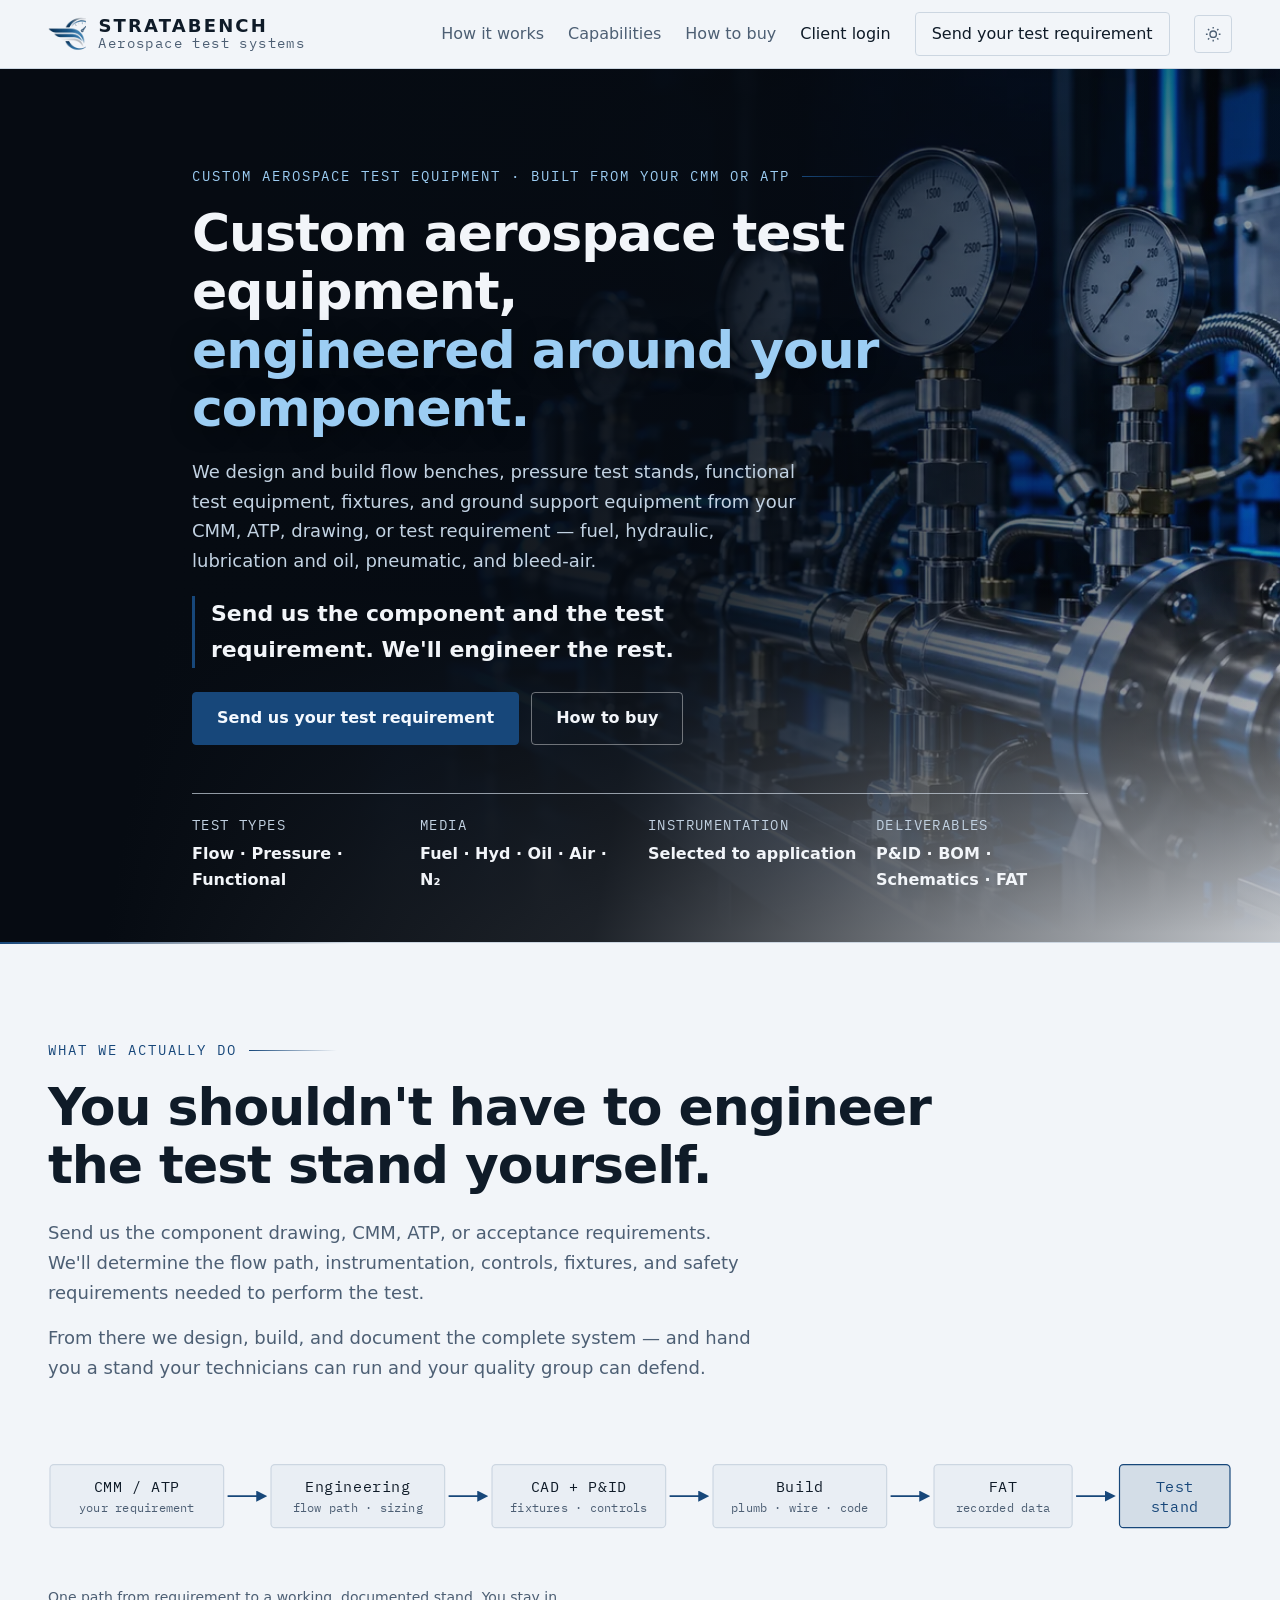
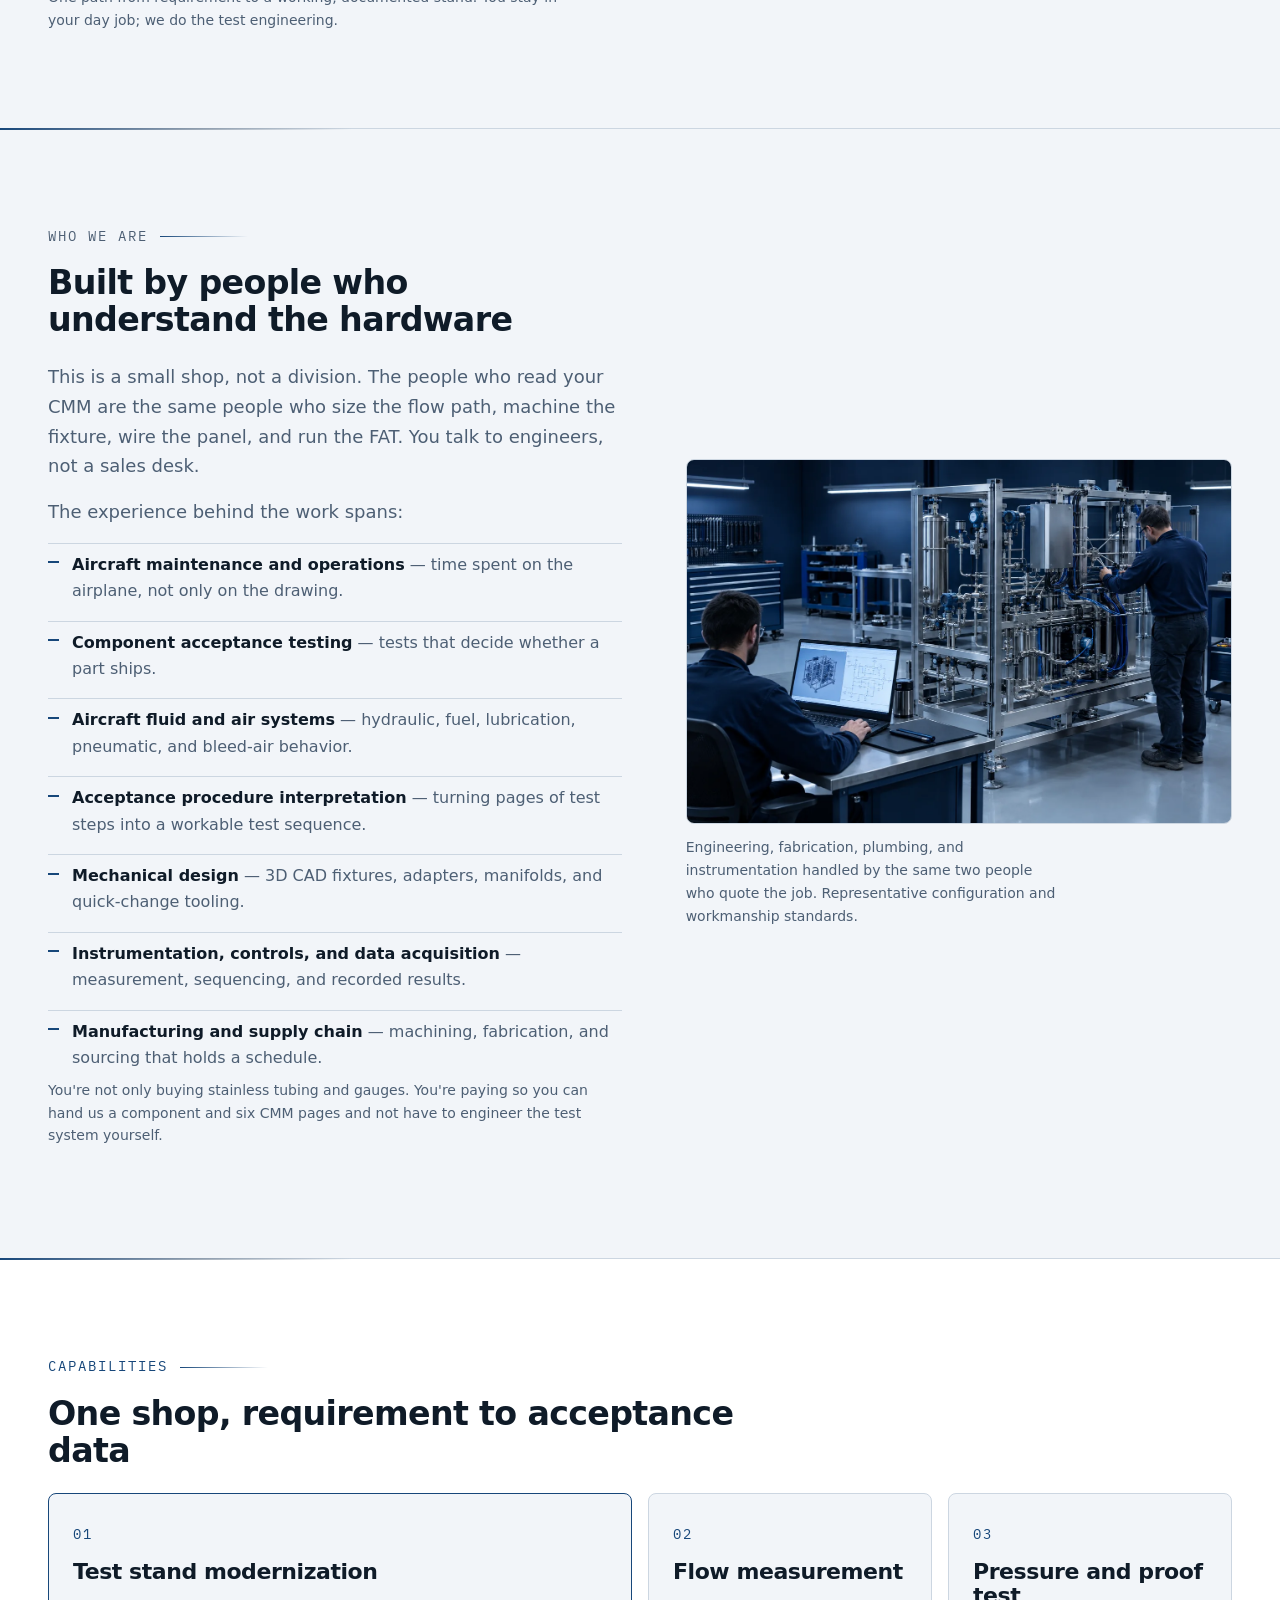
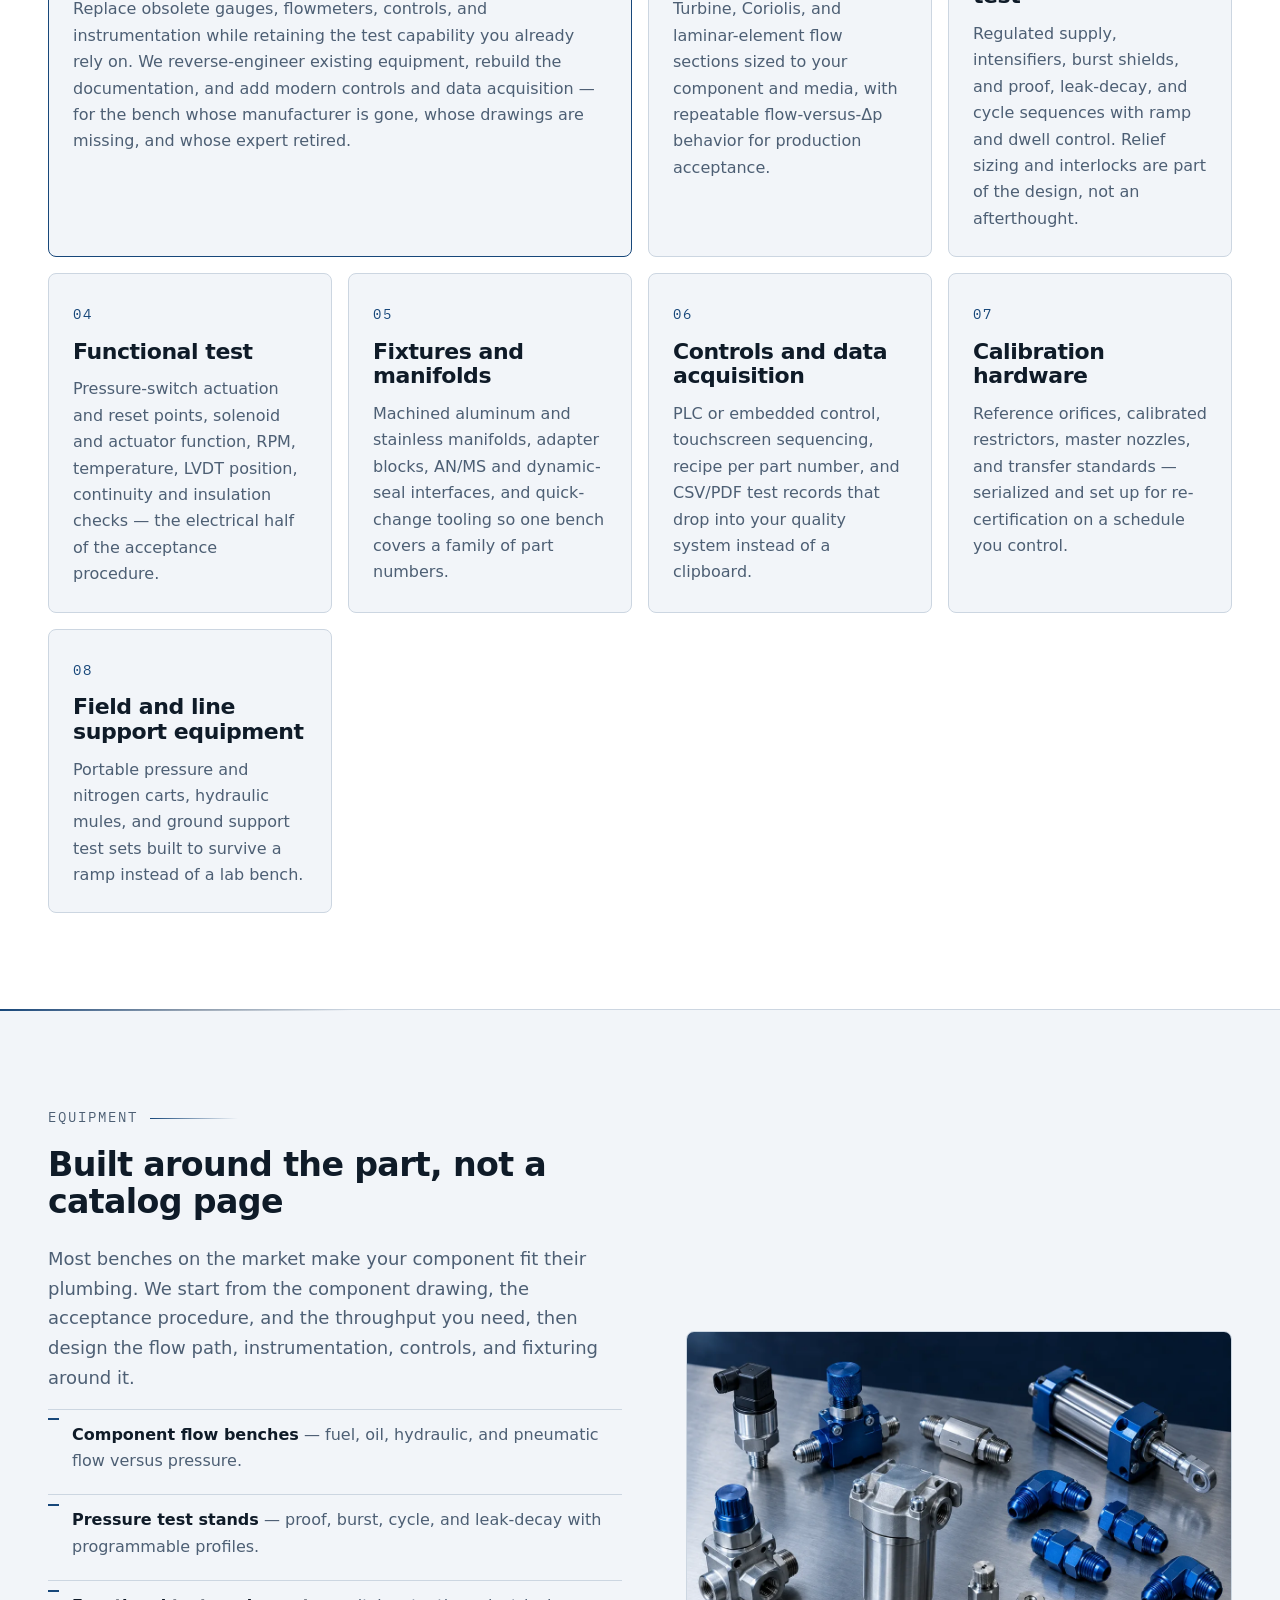
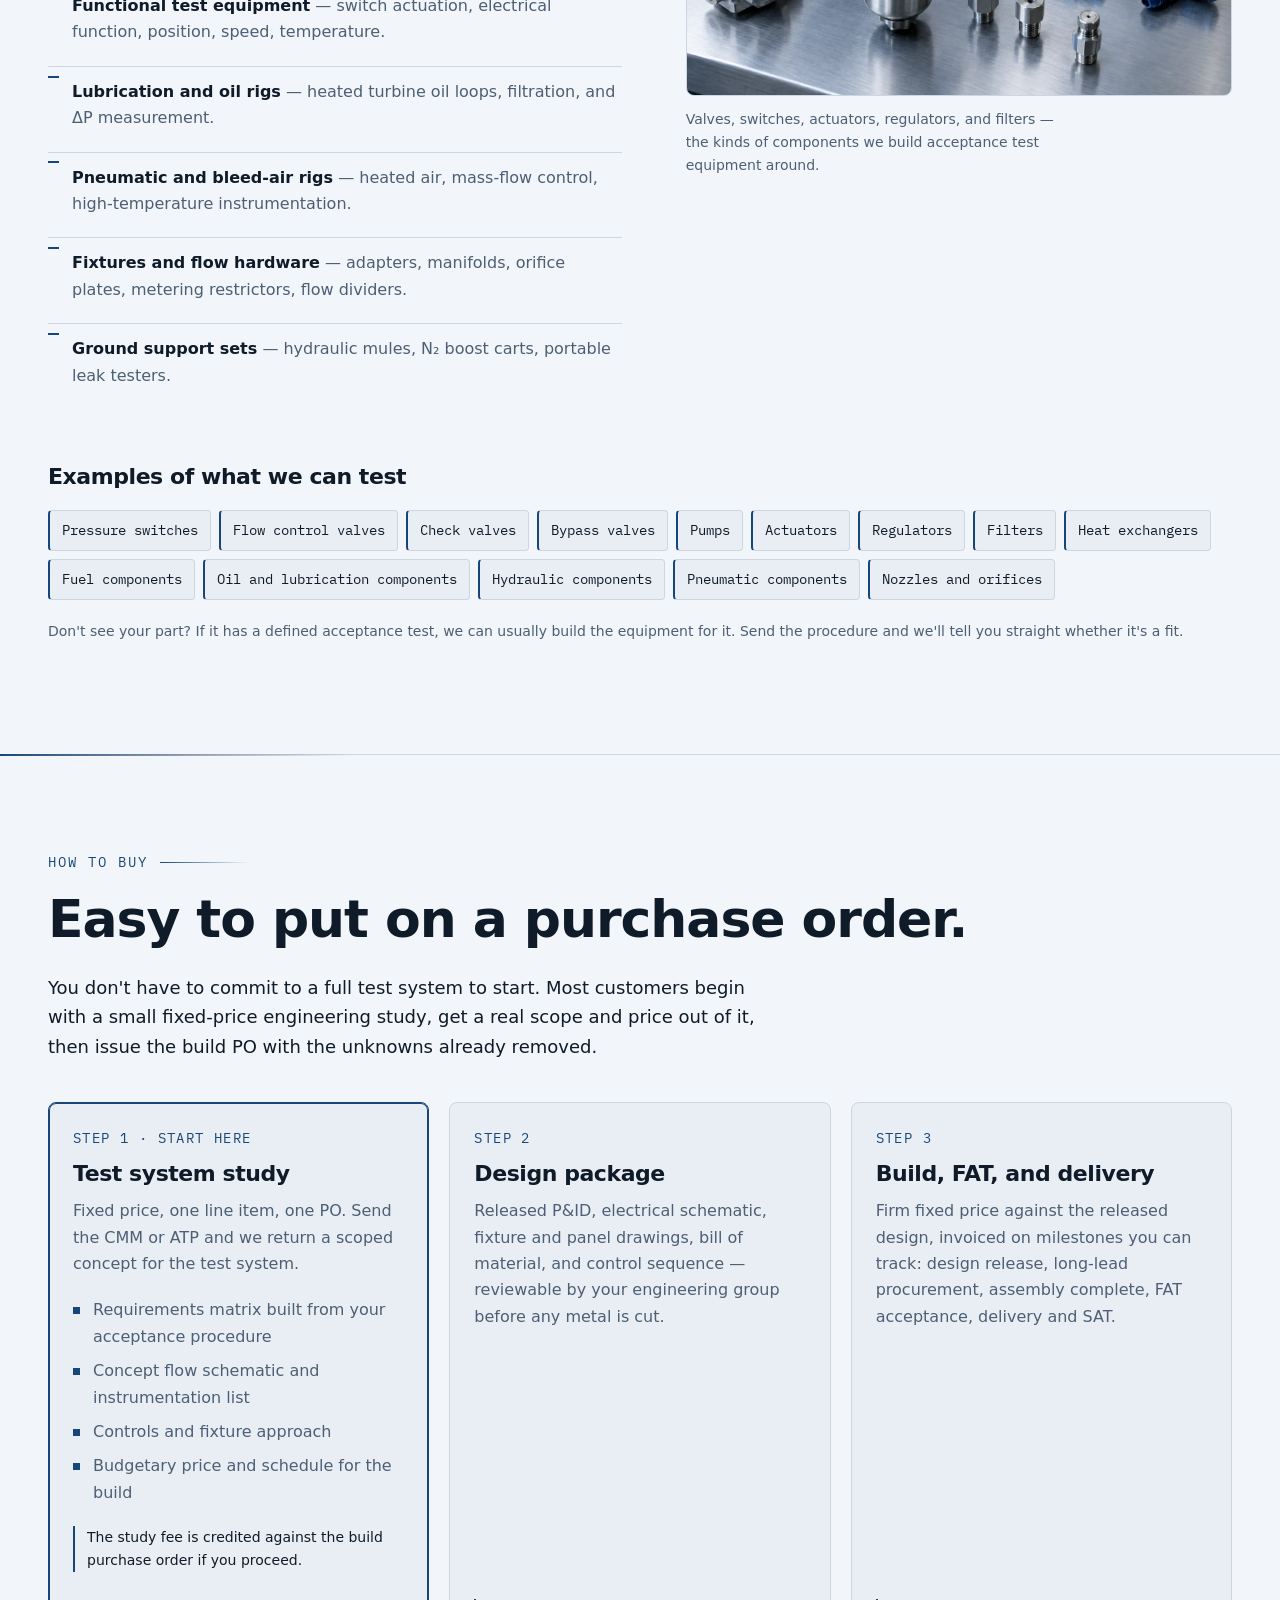
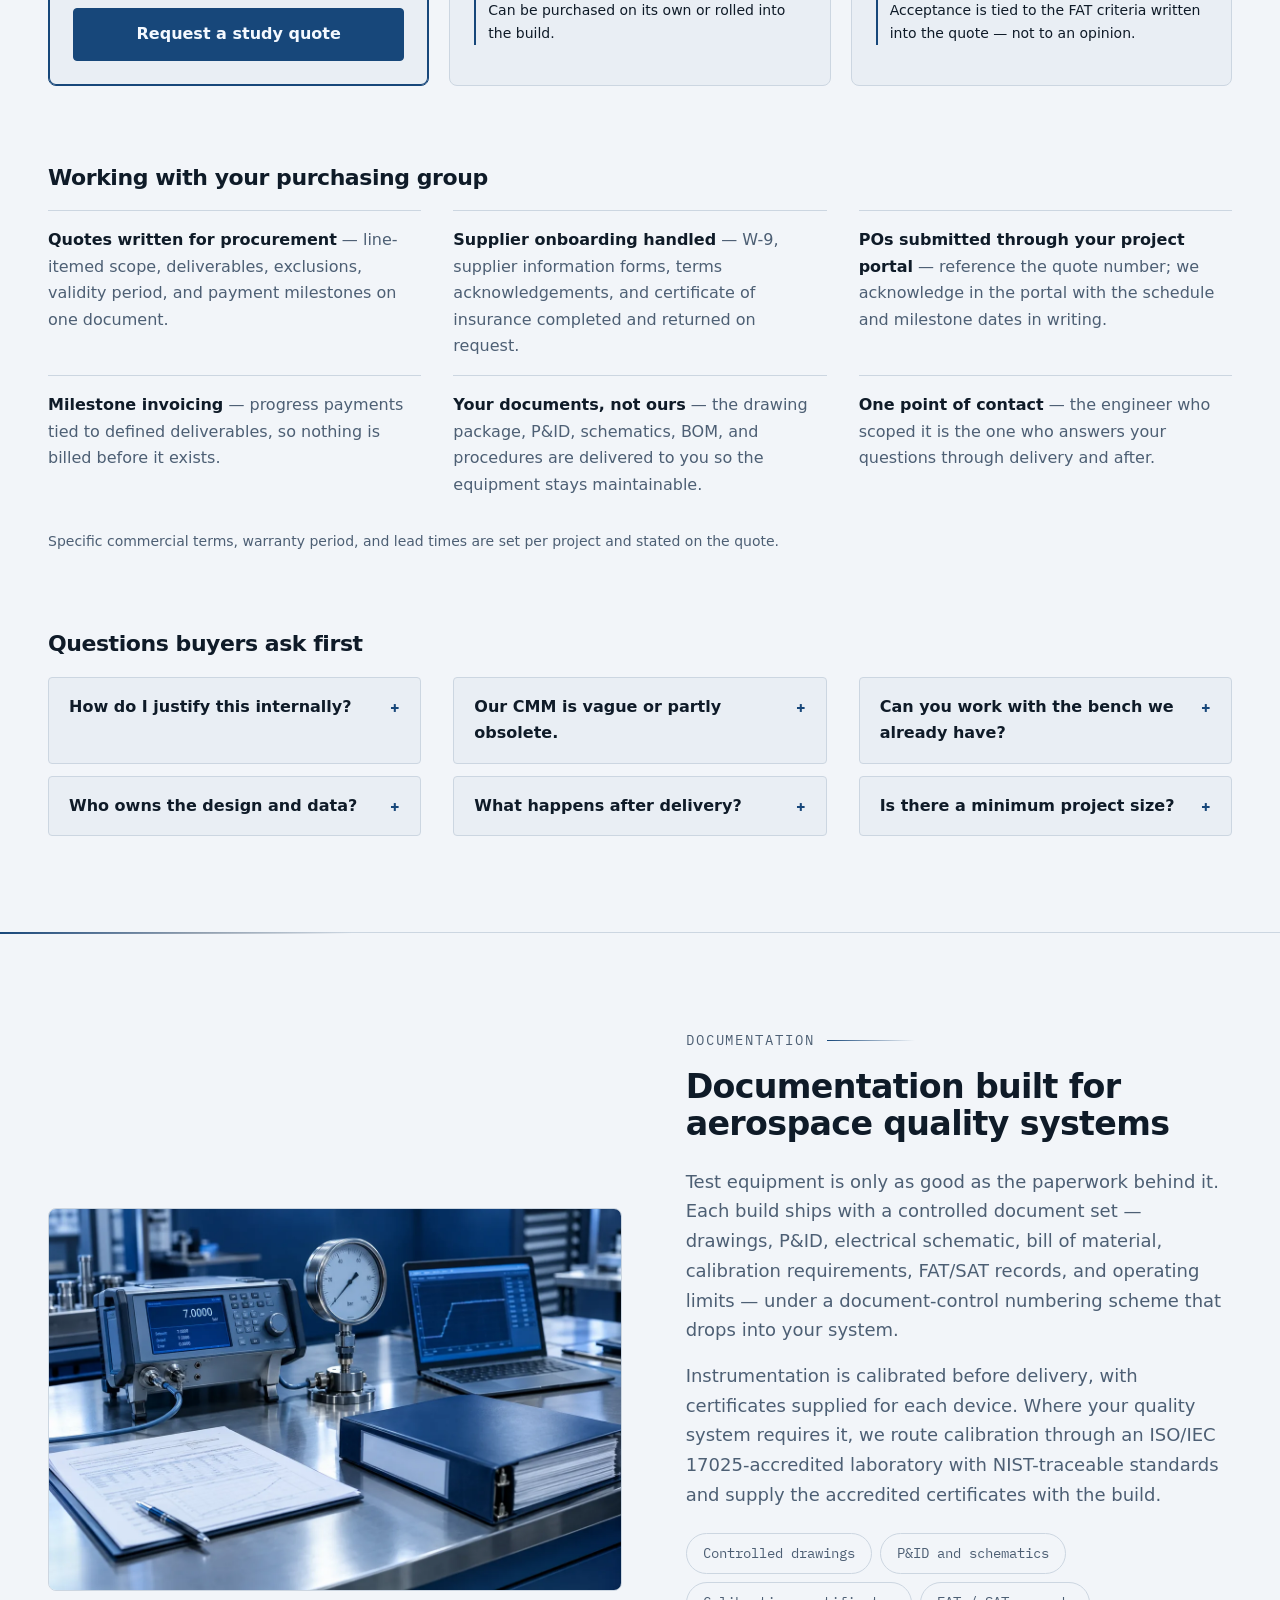
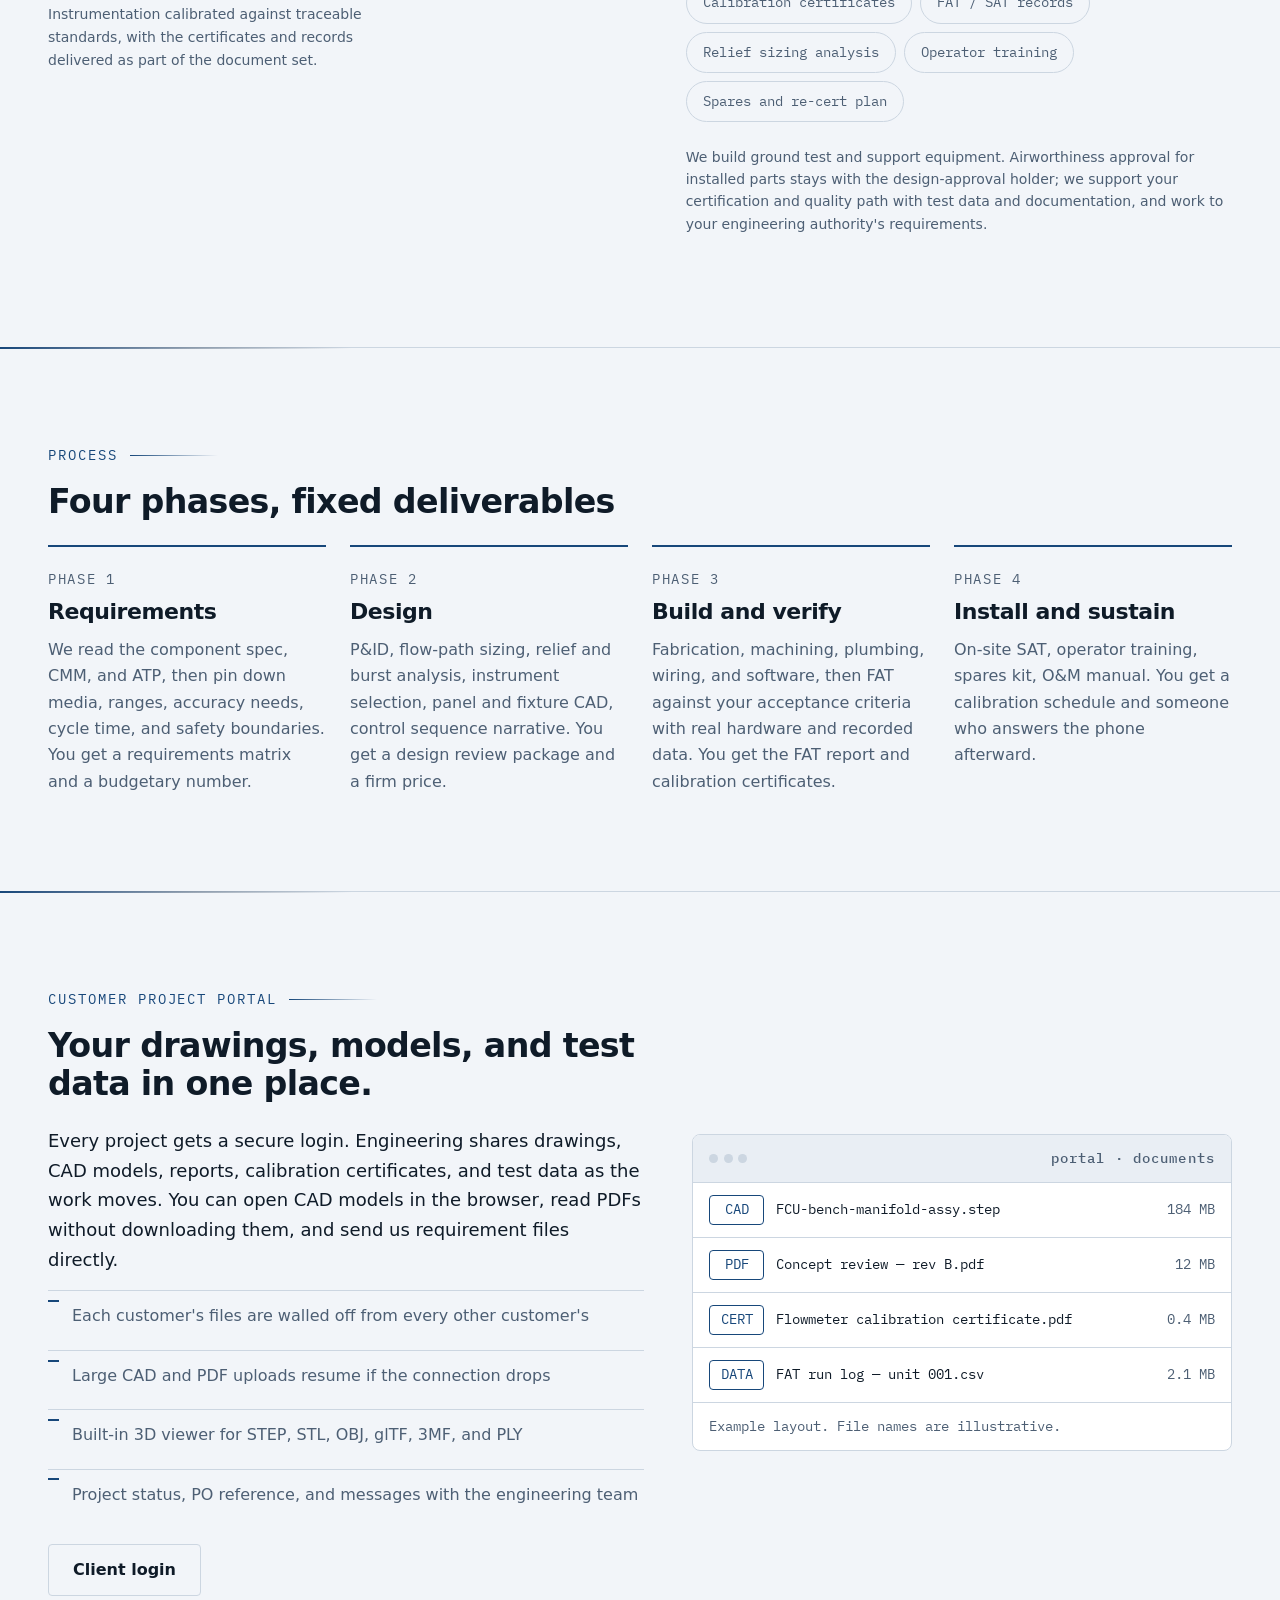
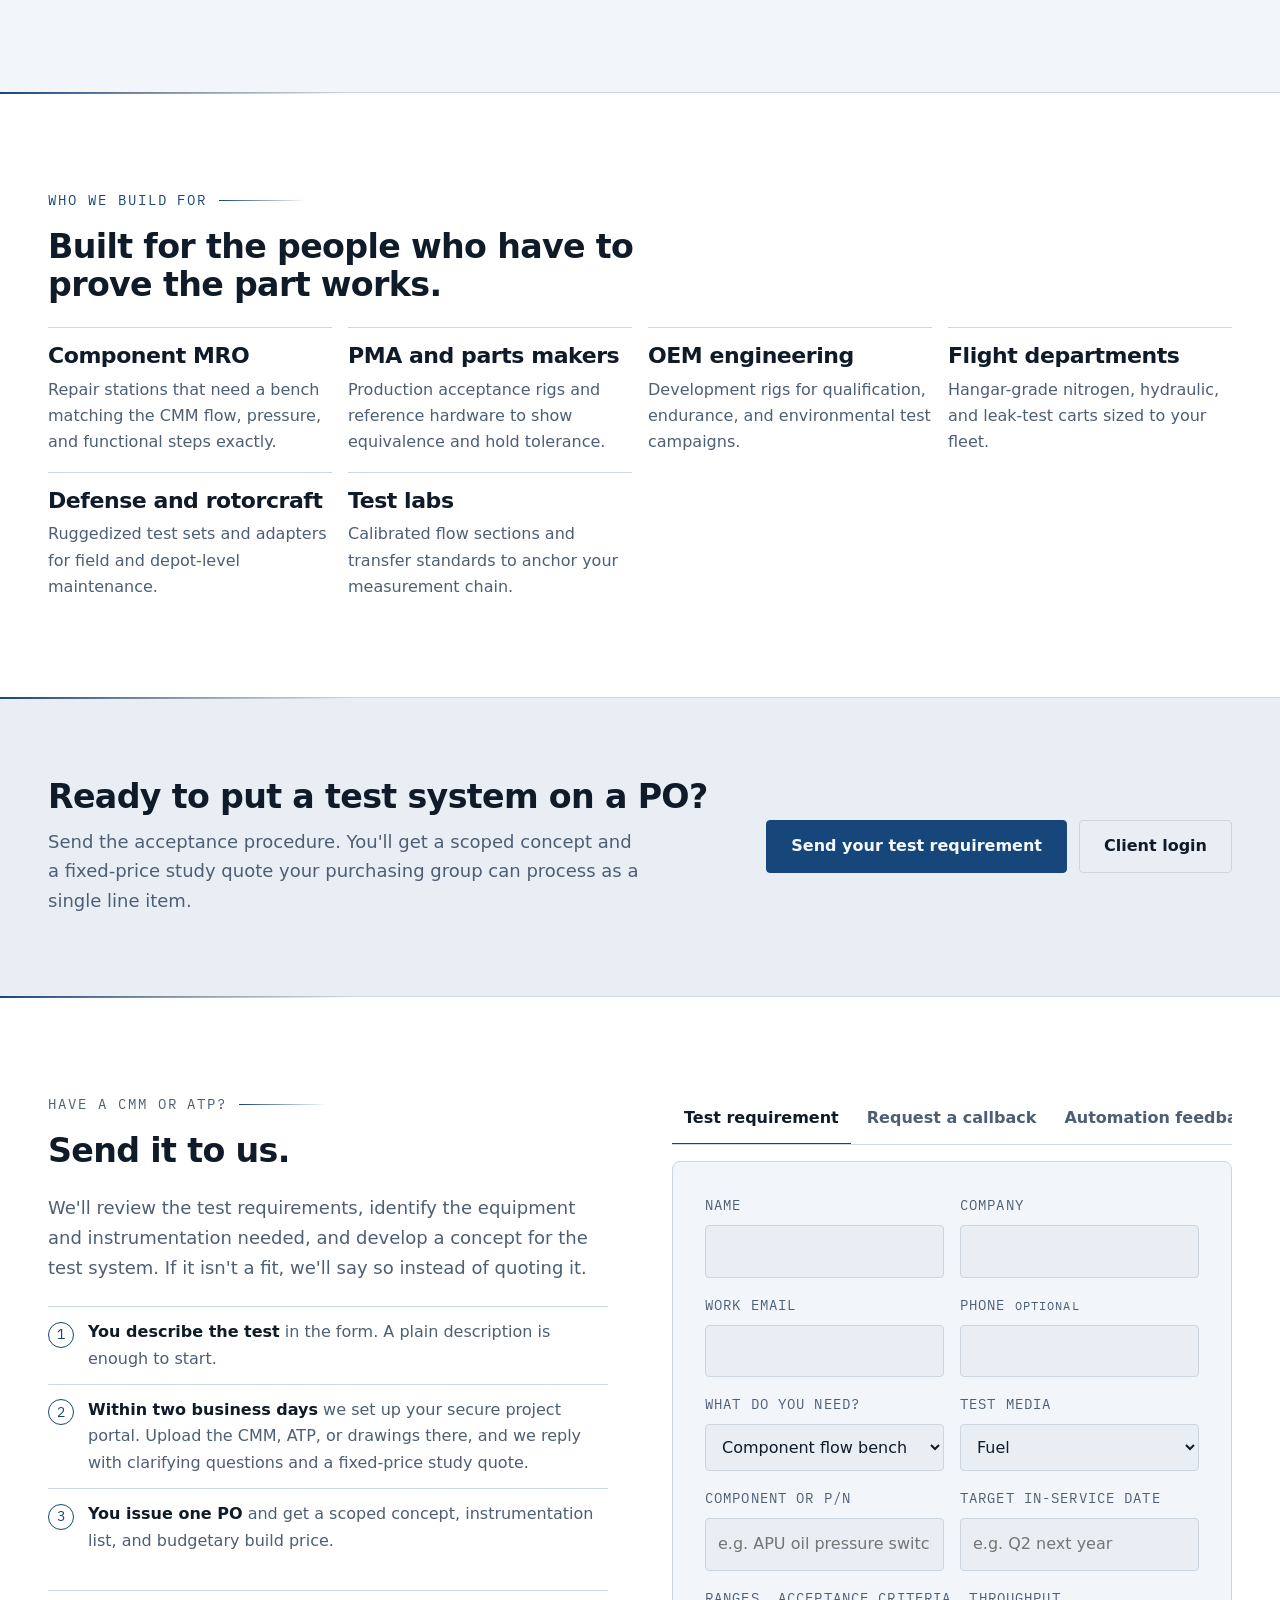
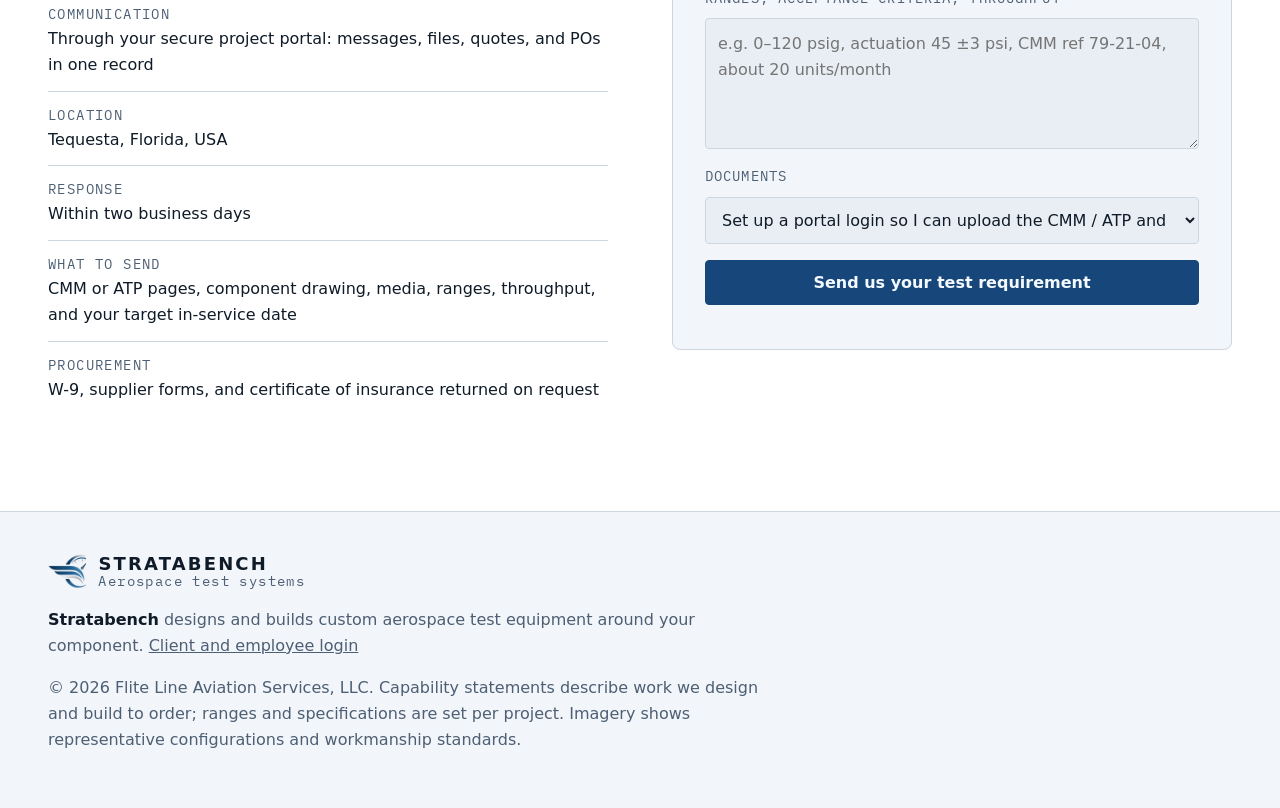
<file: index.html>
<!DOCTYPE html>
<html lang="en" data-theme="dark">
<head>
<meta charset="utf-8" />
<meta name="viewport" content="width=device-width, initial-scale=1, viewport-fit=cover" />
<title>Custom Aerospace Test Equipment &amp; Flow Benches | Stratabench</title>
<meta name="description" content="Custom aerospace test equipment built from your CMM or ATP: component flow benches, hydraulic and fuel test stands, pressure and proof test rigs, functional test sets and test stand modernization for MROs, PMA makers and OEMs." />
<link rel="canonical" href="https://stratabench.com/" />
<meta name="robots" content="index, follow, max-image-preview:large" />
<meta property="og:type" content="website" />
<meta property="og:site_name" content="Stratabench" />
<meta property="og:url" content="https://stratabench.com/" />
<meta property="og:title" content="Stratabench — Custom Aerospace Test Equipment" />
<meta property="og:description" content="Flow benches, hydraulic and pressure test stands, functional test equipment and test stand modernization — engineered around your component from your CMM or ATP." />
<meta property="og:image" content="https://stratabench.com/img/og-image.jpg" />
<meta property="og:image:width" content="1200" />
<meta property="og:image:height" content="630" />
<meta property="og:image:alt" content="Stainless aerospace flow and pressure test equipment" />
<meta name="twitter:card" content="summary_large_image" />
<meta name="twitter:title" content="Stratabench — Custom Aerospace Test Equipment" />
<meta name="twitter:description" content="Flow benches, hydraulic and pressure test stands and functional test equipment built from your CMM or ATP." />
<meta name="twitter:image" content="https://stratabench.com/img/og-image.jpg" />
<script type="application/ld+json">{"@context": "https://schema.org", "@graph": [{"@type": "Organization", "@id": "https://stratabench.com/#org", "name": "Stratabench", "url": "https://stratabench.com/", "logo": "https://stratabench.com/img/logo.png", "description": "Designer and builder of custom aerospace test equipment.", "parentOrganization": {"@type": "Organization", "name": "Flite Line Aviation Services, LLC"}, "brand": {"@type": "Brand", "name": "Flite Line Technologies", "url": "https://flitelinetech.com/"}}, {"@type": "WebSite", "@id": "https://stratabench.com/#site", "url": "https://stratabench.com/", "name": "Stratabench", "publisher": {"@id": "https://stratabench.com/#org"}}, {"@type": "Service", "name": "Custom aerospace test equipment", "serviceType": "Aerospace ground test equipment design and manufacturing", "provider": {"@id": "https://stratabench.com/#org"}, "areaServed": "Worldwide", "audience": {"@type": "BusinessAudience", "audienceType": "Component MRO repair stations, PMA parts manufacturers, OEM engineering, flight departments, defense and rotorcraft maintenance, test labs"}, "hasOfferCatalog": {"@type": "OfferCatalog", "name": "Test equipment capabilities", "itemListElement": [{"@type": "Offer", "itemOffered": {"@type": "Service", "name": "Component flow benches"}}, {"@type": "Offer", "itemOffered": {"@type": "Service", "name": "Hydraulic, fuel and oil test stands"}}, {"@type": "Offer", "itemOffered": {"@type": "Service", "name": "Pressure, proof, burst and leak-decay test stands"}}, {"@type": "Offer", "itemOffered": {"@type": "Service", "name": "Functional test equipment"}}, {"@type": "Offer", "itemOffered": {"@type": "Service", "name": "Test stand modernization and reverse engineering"}}, {"@type": "Offer", "itemOffered": {"@type": "Service", "name": "Fixtures, manifolds and adapters"}}, {"@type": "Offer", "itemOffered": {"@type": "Service", "name": "Controls and data acquisition"}}, {"@type": "Offer", "itemOffered": {"@type": "Service", "name": "Calibration hardware and transfer standards"}}, {"@type": "Offer", "itemOffered": {"@type": "Service", "name": "Ground support and line test equipment"}}]}}, {"@type": "FAQPage", "mainEntity": [{"@type": "Question", "name": "How do I justify this internally?", "acceptedAnswer": {"@type": "Answer", "text": "Usually on repeatable acceptance time and scrapped-test risk: a bench that matches the procedure removes rework, argument over results, and the hours your engineers currently spend improvising a test setup. The study deliverable gives you the numbers to put in front of your manager."}}, {"@type": "Question", "name": "Our CMM is vague or partly obsolete.", "acceptedAnswer": {"@type": "Answer", "text": "That's normal, and it's the part we're good at. We flag the ambiguous steps, propose a defensible interpretation, and get it agreed with your engineering authority before design release."}}, {"@type": "Question", "name": "Can you work with the bench we already have?", "acceptedAnswer": {"@type": "Answer", "text": "Yes. Modernization is a large share of what we do — new instrumentation, controls, and data acquisition on existing equipment, including reverse-engineering the documentation that went missing."}}, {"@type": "Question", "name": "Who owns the design and data?", "acceptedAnswer": {"@type": "Answer", "text": "You receive the complete documentation package for the equipment you paid for, so you can maintain, re-certify, and modify it without coming back to us for a drawing."}}, {"@type": "Question", "name": "What happens after delivery?", "acceptedAnswer": {"@type": "Answer", "text": "Install support and SAT, operator training, a spares list, and a calibration and re-certification schedule. Support after that is a phone call, not a ticket queue."}}, {"@type": "Question", "name": "Is there a minimum project size?", "acceptedAnswer": {"@type": "Answer", "text": "No. Fixtures, adapters, flow hardware, and single-function test sets are worth quoting, and they're often how a first purchase order gets written."}}]}]}</script>
<link rel="icon" type="image/png" href="favicon.png" />
<link rel="manifest" href="/manifest.webmanifest" />
<link rel="apple-touch-icon" href="/img/apple-touch-icon.png" />
<meta name="apple-mobile-web-app-capable" content="yes" />
<meta name="mobile-web-app-capable" content="yes" />
<meta name="apple-mobile-web-app-title" content="Stratabench" />
<meta name="apple-mobile-web-app-status-bar-style" content="black-translucent" />
<meta name="theme-color" content="#080d14" />
<meta name="build" content="__BUILD__" />
<script type="module" src="/js/update.js"></script>
<script>if("serviceWorker" in navigator) addEventListener("load",()=>navigator.serviceWorker.register("/sw.js",{updateViaCache:"none"}).catch(()=>{}));</script>

<link rel="preconnect" href="https://api.fontshare.com" />
<link href="https://api.fontshare.com/v2/css?f[]=satoshi@500,700,900,400&display=swap" rel="stylesheet" />
<link href="https://fonts.googleapis.com/css2?family=IBM+Plex+Mono:wght@400;500&display=swap" rel="stylesheet" />
<link rel="stylesheet" href="styles.css" />
</head>
<body>
<a class="skip" href="#main">Skip to content</a>

<header class="site-head">
  <div class="wrap head-inner">
    <a class="brand" href="#top" aria-label="Stratabench home">
      <img class="mark-img" src="img/mark.png" alt="" width="180" height="180" />
      <span class="brand-text"><strong>Stratabench</strong><em>Aerospace test systems</em></span>
    </a>
    <nav class="nav" aria-label="Main">
      <a href="#how">How it works</a>
      <a href="#who">Who we are</a>
      <a href="#capabilities">Capabilities</a>
      <a href="#equipment">Equipment</a>
      <a href="#buy">How to buy</a>
      <a href="login.html" class="nav-login">Client login</a>
      <a href="#contact" class="nav-cta">Send your test requirement</a>
    </nav>
    <button id="theme" class="icon-btn" aria-label="Toggle color theme">
      <svg viewBox="0 0 24 24" aria-hidden="true" fill="none" stroke="currentColor" stroke-width="1.8">
        <circle cx="12" cy="12" r="4.2"/><path d="M12 2.5v2.2M12 19.3v2.2M2.5 12h2.2M19.3 12h2.2M5.2 5.2l1.6 1.6M17.2 17.2l1.6 1.6M18.8 5.2l-1.6 1.6M6.8 17.2l-1.6 1.6"/>
      </svg>
    </button>
  </div>
</header>

<main id="main">
  <section class="hero" id="top">
    <img class="hero-img" src="img/hero.webp" alt="Aerospace flow and pressure test equipment plumbed in stainless steel" width="1672" height="941" fetchpriority="high" />
    <div class="hero-shade" aria-hidden="true"></div>
    <div class="wrap hero-inner">
      <p class="eyebrow">Custom aerospace test equipment · Built from your CMM or ATP</p>
      <h1>Custom aerospace test equipment,<br /><span class="hl">engineered around your component.</span></h1>
      <p class="lede">We design and build flow benches, pressure test stands, functional test equipment, fixtures, and ground support equipment from your CMM, ATP, drawing, or test requirement — fuel, hydraulic, lubrication and oil, pneumatic, and bleed-air.</p>
      <p class="hero-punch">Send us the component and the test requirement. We'll engineer the rest.</p>
      <div class="cta-row">
        <a class="btn" href="#contact">Send us your test requirement</a>
        <a class="btn ghost" href="#buy">How to buy</a>
      </div>
      <dl class="stat-strip">
        <div><dt>Test types</dt><dd>Flow · Pressure · Functional</dd></div>
        <div><dt>Media</dt><dd>Fuel · Hyd · Oil · Air · N₂</dd></div>
        <div><dt>Instrumentation</dt><dd>Selected to application</dd></div>
        <div><dt>Deliverables</dt><dd>P&amp;ID · BOM · Schematics · FAT</dd></div>
      </dl>
    </div>
  </section>

  <!-- THE PITCH -->
  <section class="band pitch" id="how">
    <div class="wrap">
      <p class="eyebrow">What we actually do</p>
      <h2 class="section-title big">You shouldn't have to engineer the test stand yourself.</h2>
      <div class="pitch-copy">
        <p>Send us the component drawing, CMM, ATP, or acceptance requirements. We'll determine the flow path, instrumentation, controls, fixtures, and safety requirements needed to perform the test.</p>
        <p>From there we design, build, and document the complete system — and hand you a stand your technicians can run and your quality group can defend.</p>
      </div>

      <figure class="flowmap">
        <svg viewBox="0 0 1200 132" role="img" aria-label="Workflow: CMM or ATP, engineering, CAD and P and I D, build, factory acceptance test, finished test stand">
          <defs>
            <marker id="ar" viewBox="0 0 10 10" refX="8" refY="5" markerWidth="7" markerHeight="7" orient="auto">
              <path d="M0 0 L10 5 L0 10 z" fill="var(--color-accent)"/>
            </marker>
          </defs>
          <g class="fm-g">
            <g><rect x="2" y="34" width="176" height="64" rx="4"/><text x="90" y="62">CMM / ATP</text><text class="sub" x="90" y="82">your requirement</text></g>
            <line x1="182" y1="66" x2="220" y2="66" marker-end="url(#ar)"/>
            <g><rect x="226" y="34" width="176" height="64" rx="4"/><text x="314" y="62">Engineering</text><text class="sub" x="314" y="82">flow path · sizing</text></g>
            <line x1="406" y1="66" x2="444" y2="66" marker-end="url(#ar)"/>
            <g><rect x="450" y="34" width="176" height="64" rx="4"/><text x="538" y="62">CAD + P&amp;ID</text><text class="sub" x="538" y="82">fixtures · controls</text></g>
            <line x1="630" y1="66" x2="668" y2="66" marker-end="url(#ar)"/>
            <g><rect x="674" y="34" width="176" height="64" rx="4"/><text x="762" y="62">Build</text><text class="sub" x="762" y="82">plumb · wire · code</text></g>
            <line x1="854" y1="66" x2="892" y2="66" marker-end="url(#ar)"/>
            <g><rect x="898" y="34" width="140" height="64" rx="4"/><text x="968" y="62">FAT</text><text class="sub" x="968" y="82">recorded data</text></g>
            <line x1="1042" y1="66" x2="1080" y2="66" marker-end="url(#ar)"/>
            <g class="fm-end"><rect x="1086" y="34" width="112" height="64" rx="4"/><text x="1142" y="62">Test</text><text x="1142" y="82">stand</text></g>
          </g>
        </svg>
        <figcaption>One path from requirement to a working, documented stand. You stay in your day job; we do the test engineering.</figcaption>
      </figure>
    </div>
  </section>

  <!-- CREDIBILITY -->
  <section class="split" id="who">
    <div class="wrap split-inner">
      <div class="split-copy">
        <p class="eyebrow">Who we are</p>
        <h2 class="section-title">Built by people who understand the hardware</h2>
        <p>This is a small shop, not a division. The people who read your CMM are the same people who size the flow path, machine the fixture, wire the panel, and run the FAT. You talk to engineers, not a sales desk.</p>
        <p>The experience behind the work spans:</p>
        <ul class="ticks tight">
          <li><strong>Aircraft maintenance and operations</strong> — time spent on the airplane, not only on the drawing.</li>
          <li><strong>Component acceptance testing</strong> — tests that decide whether a part ships.</li>
          <li><strong>Aircraft fluid and air systems</strong> — hydraulic, fuel, lubrication, pneumatic, and bleed-air behavior.</li>
          <li><strong>Acceptance procedure interpretation</strong> — turning pages of test steps into a workable test sequence.</li>
          <li><strong>Mechanical design</strong> — 3D CAD fixtures, adapters, manifolds, and quick-change tooling.</li>
          <li><strong>Instrumentation, controls, and data acquisition</strong> — measurement, sequencing, and recorded results.</li>
          <li><strong>Manufacturing and supply chain</strong> — machining, fabrication, and sourcing that holds a schedule.</li>
        </ul>
        <p class="fine">You're not only buying stainless tubing and gauges. You're paying so you can hand us a component and six CMM pages and not have to engineer the test system yourself.</p>
      </div>
      <figure class="split-fig">
        <img src="img/build.webp" alt="Two engineers building and instrumenting a custom stainless test stand in a shop" width="1300" height="867" loading="lazy" />
        <figcaption>Engineering, fabrication, plumbing, and instrumentation handled by the same two people who quote the job. Representative configuration and workmanship standards.</figcaption>
      </figure>
    </div>
  </section>

  <!-- CAPABILITIES -->
  <section class="band alt" id="capabilities">
    <div class="wrap">
      <p class="eyebrow">Capabilities</p>
      <h2 class="section-title">One shop, requirement to acceptance data</h2>
      <div class="grid cap-grid">
        <article class="card feature">
          <span class="num">01</span>
          <h3>Test stand modernization</h3>
          <p>Replace obsolete gauges, flowmeters, controls, and instrumentation while retaining the test capability you already rely on. We reverse-engineer existing equipment, rebuild the documentation, and add modern controls and data acquisition — for the bench whose manufacturer is gone, whose drawings are missing, and whose expert retired.</p>
        </article>
        <article class="card">
          <span class="num">02</span>
          <h3>Flow measurement</h3>
          <p>Turbine, Coriolis, and laminar-element flow sections sized to your component and media, with repeatable flow-versus-Δp behavior for production acceptance.</p>
        </article>
        <article class="card">
          <span class="num">03</span>
          <h3>Pressure and proof test</h3>
          <p>Regulated supply, intensifiers, burst shields, and proof, leak-decay, and cycle sequences with ramp and dwell control. Relief sizing and interlocks are part of the design, not an afterthought.</p>
        </article>
        <article class="card">
          <span class="num">04</span>
          <h3>Functional test</h3>
          <p>Pressure-switch actuation and reset points, solenoid and actuator function, RPM, temperature, LVDT position, continuity and insulation checks — the electrical half of the acceptance procedure.</p>
        </article>
        <article class="card">
          <span class="num">05</span>
          <h3>Fixtures and manifolds</h3>
          <p>Machined aluminum and stainless manifolds, adapter blocks, AN/MS and dynamic-seal interfaces, and quick-change tooling so one bench covers a family of part numbers.</p>
        </article>
        <article class="card">
          <span class="num">06</span>
          <h3>Controls and data acquisition</h3>
          <p>PLC or embedded control, touchscreen sequencing, recipe per part number, and CSV/PDF test records that drop into your quality system instead of a clipboard.</p>
        </article>
        <article class="card">
          <span class="num">07</span>
          <h3>Calibration hardware</h3>
          <p>Reference orifices, calibrated restrictors, master nozzles, and transfer standards — serialized and set up for re-certification on a schedule you control.</p>
        </article>
        <article class="card">
          <span class="num">08</span>
          <h3>Field and line support equipment</h3>
          <p>Portable pressure and nitrogen carts, hydraulic mules, and ground support test sets built to survive a ramp instead of a lab bench.</p>
        </article>
      </div>
    </div>
  </section>

  <!-- EQUIPMENT + EXAMPLES -->
  <section class="split" id="equipment">
    <div class="wrap split-inner">
      <div class="split-copy">
        <p class="eyebrow">Equipment</p>
        <h2 class="section-title">Built around the part, not a catalog page</h2>
        <p>Most benches on the market make your component fit their plumbing. We start from the component drawing, the acceptance procedure, and the throughput you need, then design the flow path, instrumentation, controls, and fixturing around it.</p>
        <ul class="ticks">
          <li><strong>Component flow benches</strong> — fuel, oil, hydraulic, and pneumatic flow versus pressure.</li>
          <li><strong>Pressure test stands</strong> — proof, burst, cycle, and leak-decay with programmable profiles.</li>
          <li><strong>Functional test equipment</strong> — switch actuation, electrical function, position, speed, temperature.</li>
          <li><strong>Lubrication and oil rigs</strong> — heated turbine oil loops, filtration, and ΔP measurement.</li>
          <li><strong>Pneumatic and bleed-air rigs</strong> — heated air, mass-flow control, high-temperature instrumentation.</li>
          <li><strong>Fixtures and flow hardware</strong> — adapters, manifolds, orifice plates, metering restrictors, flow dividers.</li>
          <li><strong>Ground support sets</strong> — hydraulic mules, N₂ boost carts, portable leak testers.</li>
        </ul>
      </div>
      <figure class="split-fig">
        <img src="img/components.webp" alt="Aerospace valves, pressure switch, actuator, regulator, filter, and AN fittings laid out on a steel bench" width="1200" height="800" loading="lazy" />
        <figcaption>Valves, switches, actuators, regulators, and filters — the kinds of components we build acceptance test equipment around.</figcaption>
      </figure>
    </div>
    <div class="wrap examples">
      <h3 class="ex-title">Examples of what we can test</h3>
      <ul class="chips">
        <li>Pressure switches</li>
        <li>Flow control valves</li>
        <li>Check valves</li>
        <li>Bypass valves</li>
        <li>Pumps</li>
        <li>Actuators</li>
        <li>Regulators</li>
        <li>Filters</li>
        <li>Heat exchangers</li>
        <li>Fuel components</li>
        <li>Oil and lubrication components</li>
        <li>Hydraulic components</li>
        <li>Pneumatic components</li>
        <li>Nozzles and orifices</li>
      </ul>
      <p class="fine">Don't see your part? If it has a defined acceptance test, we can usually build the equipment for it. Send the procedure and we'll tell you straight whether it's a fit.</p>
    </div>
  </section>

  <!-- HOW TO BUY -->
  <section class="band" id="buy">
    <div class="wrap">
      <p class="eyebrow">How to buy</p>
      <h2 class="section-title big">Easy to put on a purchase order.</h2>
      <p class="pitch-copy">You don't have to commit to a full test system to start. Most customers begin with a small fixed-price engineering study, get a real scope and price out of it, then issue the build PO with the unknowns already removed.</p>

      <div class="grid buy-grid">
        <article class="buy-card lead">
          <span class="num">Step 1 · start here</span>
          <h3>Test system study</h3>
          <p>Fixed price, one line item, one PO. Send the CMM or ATP and we return a scoped concept for the test system.</p>
          <ul class="mini-list">
            <li>Requirements matrix built from your acceptance procedure</li>
            <li>Concept flow schematic and instrumentation list</li>
            <li>Controls and fixture approach</li>
            <li>Budgetary price and schedule for the build</li>
          </ul>
          <p class="note-line">The study fee is credited against the build purchase order if you proceed.</p>
          <a class="btn" href="#contact">Request a study quote</a>
        </article>
        <article class="buy-card">
          <span class="num">Step 2</span>
          <h3>Design package</h3>
          <p>Released P&amp;ID, electrical schematic, fixture and panel drawings, bill of material, and control sequence — reviewable by your engineering group before any metal is cut.</p>
          <p class="note-line">Can be purchased on its own or rolled into the build.</p>
        </article>
        <article class="buy-card">
          <span class="num">Step 3</span>
          <h3>Build, FAT, and delivery</h3>
          <p>Firm fixed price against the released design, invoiced on milestones you can track: design release, long-lead procurement, assembly complete, FAT acceptance, delivery and SAT.</p>
          <p class="note-line">Acceptance is tied to the FAT criteria written into the quote — not to an opinion.</p>
        </article>
      </div>

      <div class="proc">
        <h3 class="ex-title">Working with your purchasing group</h3>
        <ul class="proc-list">
          <li><strong>Quotes written for procurement</strong> — line-itemed scope, deliverables, exclusions, validity period, and payment milestones on one document.</li>
          <li><strong>Supplier onboarding handled</strong> — W-9, supplier information forms, terms acknowledgements, and certificate of insurance completed and returned on request.</li>
          <li><strong>POs submitted through your project portal</strong> — reference the quote number; we acknowledge in the portal with the schedule and milestone dates in writing.</li>
          <li><strong>Milestone invoicing</strong> — progress payments tied to defined deliverables, so nothing is billed before it exists.</li>
          <li><strong>Your documents, not ours</strong> — the drawing package, P&amp;ID, schematics, BOM, and procedures are delivered to you so the equipment stays maintainable.</li>
          <li><strong>One point of contact</strong> — the engineer who scoped it is the one who answers your questions through delivery and after.</li>
        </ul>
        <p class="fine">Specific commercial terms, warranty period, and lead times are set per project and stated on the quote.</p>
      </div>

      <div class="faq">
        <h3 class="ex-title">Questions buyers ask first</h3>
        <div class="faq-grid">
          <details><summary>How do I justify this internally?</summary><p>Usually on repeatable acceptance time and scrapped-test risk: a bench that matches the procedure removes rework, argument over results, and the hours your engineers currently spend improvising a test setup. The study deliverable gives you the numbers to put in front of your manager.</p></details>
          <details><summary>Our CMM is vague or partly obsolete.</summary><p>That's normal, and it's the part we're good at. We flag the ambiguous steps, propose a defensible interpretation, and get it agreed with your engineering authority before design release.</p></details>
          <details><summary>Can you work with the bench we already have?</summary><p>Yes. Modernization is a large share of what we do — new instrumentation, controls, and data acquisition on existing equipment, including reverse-engineering the documentation that went missing.</p></details>
          <details><summary>Who owns the design and data?</summary><p>You receive the complete documentation package for the equipment you paid for, so you can maintain, re-certify, and modify it without coming back to us for a drawing.</p></details>
          <details><summary>What happens after delivery?</summary><p>Install support and SAT, operator training, a spares list, and a calibration and re-certification schedule. Support after that is a phone call, not a ticket queue.</p></details>
          <details><summary>Is there a minimum project size?</summary><p>No. Fixtures, adapters, flow hardware, and single-function test sets are worth quoting, and they're often how a first purchase order gets written.</p></details>
        </div>
      </div>
    </div>
  </section>

  <!-- QUALITY -->
  <section class="split reverse" id="quality">
    <div class="wrap split-inner">
      <figure class="split-fig">
        <img src="img/calibration.webp" alt="Pressure calibrator, reference gauge, data trace, and controlled document binder on a calibration bench" width="1200" height="800" loading="lazy" />
        <figcaption>Instrumentation calibrated against traceable standards, with the certificates and records delivered as part of the document set.</figcaption>
      </figure>
      <div class="split-copy">
        <p class="eyebrow">Documentation</p>
        <h2 class="section-title">Documentation built for aerospace quality systems</h2>
        <p>Test equipment is only as good as the paperwork behind it. Each build ships with a controlled document set — drawings, P&amp;ID, electrical schematic, bill of material, calibration requirements, FAT/SAT records, and operating limits — under a document-control numbering scheme that drops into your system.</p>
        <p>Instrumentation is calibrated before delivery, with certificates supplied for each device. Where your quality system requires it, we route calibration through an ISO/IEC 17025-accredited laboratory with NIST-traceable standards and supply the accredited certificates with the build.</p>
        <div class="badges">
          <span>Controlled drawings</span>
          <span>P&amp;ID and schematics</span>
          <span>Calibration certificates</span>
          <span>FAT / SAT records</span>
          <span>Relief sizing analysis</span>
          <span>Operator training</span>
          <span>Spares and re-cert plan</span>
        </div>
        <p class="fine">We build ground test and support equipment. Airworthiness approval for installed parts stays with the design-approval holder; we support your certification and quality path with test data and documentation, and work to your engineering authority's requirements.</p>
      </div>
    </div>
  </section>

  <!-- PROCESS -->
  <section class="band" id="process">
    <div class="wrap">
      <p class="eyebrow">Process</p>
      <h2 class="section-title">Four phases, fixed deliverables</h2>
      <ol class="steps">
        <li>
          <span class="step-n">Phase 1</span>
          <h3>Requirements</h3>
          <p>We read the component spec, CMM, and ATP, then pin down media, ranges, accuracy needs, cycle time, and safety boundaries. You get a requirements matrix and a budgetary number.</p>
        </li>
        <li>
          <span class="step-n">Phase 2</span>
          <h3>Design</h3>
          <p>P&amp;ID, flow-path sizing, relief and burst analysis, instrument selection, panel and fixture CAD, control sequence narrative. You get a design review package and a firm price.</p>
        </li>
        <li>
          <span class="step-n">Phase 3</span>
          <h3>Build and verify</h3>
          <p>Fabrication, machining, plumbing, wiring, and software, then FAT against your acceptance criteria with real hardware and recorded data. You get the FAT report and calibration certificates.</p>
        </li>
        <li>
          <span class="step-n">Phase 4</span>
          <h3>Install and sustain</h3>
          <p>On-site SAT, operator training, spares kit, O&amp;M manual. You get a calibration schedule and someone who answers the phone afterward.</p>
        </li>
      </ol>
    </div>
  </section>

  <!-- PORTAL -->
  <section class="band" id="portal">
    <div class="wrap portal-split">
      <div>
        <p class="eyebrow">Customer project portal</p>
        <h2 class="section-title">Your drawings, models, and test data in one place.</h2>
        <p>Every project gets a secure login. Engineering shares drawings, CAD models, reports, calibration certificates, and test data as the work moves. You can open CAD models in the browser, read PDFs without downloading them, and send us requirement files directly.</p>
        <ul class="ticks">
          <li>Each customer's files are walled off from every other customer's</li>
          <li>Large CAD and PDF uploads resume if the connection drops</li>
          <li>Built-in 3D viewer for STEP, STL, OBJ, glTF, 3MF, and PLY</li>
          <li>Project status, PO reference, and messages with the engineering team</li>
        </ul>
        <div class="cta-row"><a class="btn ghost" href="login.html">Client login</a></div>
      </div>
      <figure class="portal-fig" aria-hidden="true">
        <div class="pf-bar"><span></span><span></span><span></span><b>portal · documents</b></div>
        <div class="pf-row"><i class="t">CAD</i><span>FCU-bench-manifold-assy.step</span><em>184 MB</em></div>
        <div class="pf-row"><i class="t">PDF</i><span>Concept review — rev B.pdf</span><em>12 MB</em></div>
        <div class="pf-row"><i class="t">CERT</i><span>Flowmeter calibration certificate.pdf</span><em>0.4 MB</em></div>
        <div class="pf-row"><i class="t">DATA</i><span>FAT run log — unit 001.csv</span><em>2.1 MB</em></div>
        <p class="pf-cap">Example layout. File names are illustrative.</p>
      </figure>
    </div>
  </section>

  <!-- MARKETS -->
  <section class="band alt" id="markets">
    <div class="wrap">
      <p class="eyebrow">Who we build for</p>
      <h2 class="section-title">Built for the people who have to prove the part works.</h2>
      <div class="grid market-grid">
        <div class="mini"><h3>Component MRO</h3><p>Repair stations that need a bench matching the CMM flow, pressure, and functional steps exactly.</p></div>
        <div class="mini"><h3>PMA and parts makers</h3><p>Production acceptance rigs and reference hardware to show equivalence and hold tolerance.</p></div>
        <div class="mini"><h3>OEM engineering</h3><p>Development rigs for qualification, endurance, and environmental test campaigns.</p></div>
        <div class="mini"><h3>Flight departments</h3><p>Hangar-grade nitrogen, hydraulic, and leak-test carts sized to your fleet.</p></div>
        <div class="mini"><h3>Defense and rotorcraft</h3><p>Ruggedized test sets and adapters for field and depot-level maintenance.</p></div>
        <div class="mini"><h3>Test labs</h3><p>Calibrated flow sections and transfer standards to anchor your measurement chain.</p></div>
      </div>
    </div>
  </section>

  <!-- CONVERSION BAND -->
  <section class="cta-band">
    <div class="wrap cta-band-inner">
      <div>
        <h2 class="section-title" style="margin-bottom:var(--space-3)">Ready to put a test system on a PO?</h2>
        <p>Send the acceptance procedure. You'll get a scoped concept and a fixed-price study quote your purchasing group can process as a single line item.</p>
      </div>
      <div class="cta-band-actions">
        <a class="btn" href="#contact">Send your test requirement</a>
        <a class="btn ghost" href="login.html">Client login</a>
      </div>
    </div>
  </section>

  <!-- CONTACT -->
  <section class="contact" id="contact">
    <div class="wrap contact-inner">
      <div>
        <p class="eyebrow">Have a CMM or ATP?</p>
        <h2 class="section-title">Send it to us.</h2>
        <p>We'll review the test requirements, identify the equipment and instrumentation needed, and develop a concept for the test system. If it isn't a fit, we'll say so instead of quoting it.</p>
        <ol class="next-steps">
          <li><strong>You describe the test</strong> in the form. A plain description is enough to start.</li>
          <li><strong>Within two business days</strong> we set up your secure project portal. Upload the CMM, ATP, or drawings there, and we reply with clarifying questions and a fixed-price study quote.</li>
          <li><strong>You issue one PO</strong> and get a scoped concept, instrumentation list, and budgetary build price.</li>
        </ol>
        <ul class="contact-list">
          <li><span>Communication</span>Through your secure project portal: messages, files, quotes, and POs in one record</li>
          <li><span>Location</span>Tequesta, Florida, USA</li>
          <li><span>Response</span>Within two business days</li>
          <li><span>What to send</span>CMM or ATP pages, component drawing, media, ranges, throughput, and your target in-service date</li>
          <li><span>Procurement</span>W-9, supplier forms, and certificate of insurance returned on request</li>
        </ul>
      </div>
      <div class="forms">
        <div class="tabs" role="tablist" aria-label="Contact options">
          <button role="tab" aria-selected="true" aria-controls="form-quote" id="tab-quote">Test requirement</button>
          <button role="tab" aria-selected="false" aria-controls="form-callback" id="tab-callback">Request a callback</button>
          <button role="tab" aria-selected="false" aria-controls="form-feedback" id="tab-feedback">Automation feedback</button>
        </div>

        <form class="quote lead-form" id="form-quote" data-kind="quote" role="tabpanel" aria-labelledby="tab-quote" novalidate>
          <div class="row2">
            <div class="field"><label for="q-name">Name</label><input id="q-name" name="name" required autocomplete="name" maxlength="200" /></div>
            <div class="field"><label for="q-company">Company</label><input id="q-company" name="company" autocomplete="organization" maxlength="200" /></div>
          </div>
          <div class="row2">
            <div class="field"><label for="q-email">Work email</label><input id="q-email" name="email" type="email" required autocomplete="email" maxlength="254" /></div>
            <div class="field"><label for="q-phone">Phone <span class="opt">optional</span></label><input id="q-phone" name="phone" type="tel" autocomplete="tel" maxlength="60" /></div>
          </div>
          <div class="row2">
            <div class="field"><label for="q-type">What do you need?</label>
              <select id="q-type" name="test_type">
                <option>Component flow bench</option>
                <option>Pressure / proof test stand</option>
                <option>Functional test equipment</option>
                <option>Oil / lubrication rig</option>
                <option>Pneumatic or bleed-air rig</option>
                <option>Test stand modernization</option>
                <option>Test automation / pass-fail with data recording</option>
                <option>Fixtures or flow hardware</option>
                <option>Ground support cart or test set</option>
                <option>Not sure yet — need engineering help</option>
              </select>
            </div>
            <div class="field"><label for="q-media">Test media</label>
              <select id="q-media" name="media">
                <option>Fuel</option><option>Hydraulic fluid</option><option>Oil / lubricant</option><option>Air / pneumatic</option><option>Nitrogen</option><option>Water / glycol</option><option>Multiple / not sure</option>
              </select>
            </div>
          </div>
          <div class="row2">
            <div class="field"><label for="q-component">Component or P/N</label><input id="q-component" name="component" maxlength="500" placeholder="e.g. APU oil pressure switch" /></div>
            <div class="field"><label for="q-when">Target in-service date</label><input id="q-when" name="target_date" maxlength="100" placeholder="e.g. Q2 next year" /></div>
          </div>
          <div class="field"><label for="q-detail">Ranges, acceptance criteria, throughput</label><textarea id="q-detail" name="message" rows="4" maxlength="8000" placeholder="e.g. 0–120 psig, actuation 45 ±3 psi, CMM ref 79-21-04, about 20 units/month"></textarea></div>
          <div class="field"><label for="q-docs">Documents</label>
            <select id="q-docs" name="docs"><option>Set up a portal login so I can upload the CMM / ATP and drawings</option><option>No documents yet, just a description</option></select>
          </div>
          <div class="hp" aria-hidden="true"><label>Leave blank<input name="website" tabindex="-1" autocomplete="off" /></label></div>
          <button class="btn" type="submit">Send us your test requirement</button>
          <p class="form-note" role="status" aria-live="polite"></p>
        </form>

        <form class="quote lead-form" id="form-callback" data-kind="callback" role="tabpanel" aria-labelledby="tab-callback" hidden novalidate>
          <p class="form-intro">Prefer to talk it through? Leave a number and a good time, and an engineer will call you.</p>
          <div class="row2">
            <div class="field"><label for="c-name">Name</label><input id="c-name" name="name" required autocomplete="name" maxlength="200" /></div>
            <div class="field"><label for="c-company">Company</label><input id="c-company" name="company" autocomplete="organization" maxlength="200" /></div>
          </div>
          <div class="row2">
            <div class="field"><label for="c-phone">Phone</label><input id="c-phone" name="phone" type="tel" required autocomplete="tel" maxlength="60" /></div>
            <div class="field"><label for="c-email">Email</label><input id="c-email" name="email" type="email" required autocomplete="email" maxlength="254" /></div>
          </div>
          <div class="field"><label for="c-time">Best time to call</label><input id="c-time" name="target_date" maxlength="100" placeholder="e.g. weekday mornings, Eastern time" /></div>
          <div class="field"><label for="c-msg">What's it about? <span class="opt">optional</span></label><textarea id="c-msg" name="message" rows="3" maxlength="8000"></textarea></div>
          <div class="hp" aria-hidden="true"><label>Leave blank<input name="website" tabindex="-1" autocomplete="off" /></label></div>
          <button class="btn" type="submit">Request a callback</button>
          <p class="form-note" role="status" aria-live="polite"></p>
        </form>

        <form class="quote lead-form" id="form-feedback" data-kind="feedback" role="tabpanel" aria-labelledby="tab-feedback" hidden novalidate>
          <p class="form-intro">We're looking at one-button test automation with pass/fail indication and data recording for certain applications. Tell us what would help on your floor. This is feedback only, not a quote request.</p>
          <div class="row2">
            <div class="field"><label for="f-name">Name</label><input id="f-name" name="name" required autocomplete="name" maxlength="200" /></div>
            <div class="field"><label for="f-email">Email</label><input id="f-email" name="email" type="email" required autocomplete="email" maxlength="254" /></div>
          </div>
          <div class="field"><label for="f-company">Company <span class="opt">optional</span></label><input id="f-company" name="company" autocomplete="organization" maxlength="200" /></div>
          <fieldset class="field checks"><legend>Which would be useful? <span class="opt">pick any</span></legend>
            <label><input type="checkbox" name="interest" value="One-button test sequence" /> One-button test sequence</label>
            <label><input type="checkbox" name="interest" value="Pass/fail indication" /> Pass/fail indication</label>
            <label><input type="checkbox" name="interest" value="Automatic data recording" /> Automatic data recording</label>
            <label><input type="checkbox" name="interest" value="Printable test reports" /> Printable test reports</label>
            <label><input type="checkbox" name="interest" value="Retrofit to an existing stand" /> Retrofit to an existing stand</label>
            <label><input type="checkbox" name="interest" value="Traceability by serial number" /> Traceability by serial number</label>
          </fieldset>
          <div class="field"><label for="f-msg">Which tests take the most technician time today?</label><textarea id="f-msg" name="message" rows="3" maxlength="8000"></textarea></div>
          <div class="hp" aria-hidden="true"><label>Leave blank<input name="website" tabindex="-1" autocomplete="off" /></label></div>
          <button class="btn" type="submit">Send feedback</button>
          <p class="form-note" role="status" aria-live="polite"></p>
        </form>
      </div>
    </div>
  </section>
</main>

<footer class="site-foot">
  <div class="wrap foot-inner">
    <a class="brand foot-brand" href="#top"><img class="mark-img" src="img/mark.png" alt="" width="180" height="180" /><span class="brand-text"><strong>Stratabench</strong><em>Aerospace test systems</em></span></a>
    <p><strong>Stratabench</strong> designs and builds custom aerospace test equipment around your component. <a href="login.html">Client and employee login</a></p>
    <p class="fine">© <span id="yr">2026</span> Flite Line Aviation Services, LLC. Capability statements describe work we design and build to order; ranges and specifications are set per project. Imagery shows representative configurations and workmanship standards.</p>
  </div>
</footer>

<script src="app.js"></script>
<script type="module" src="js/forms.js"></script>
</body>
</html>
</file>
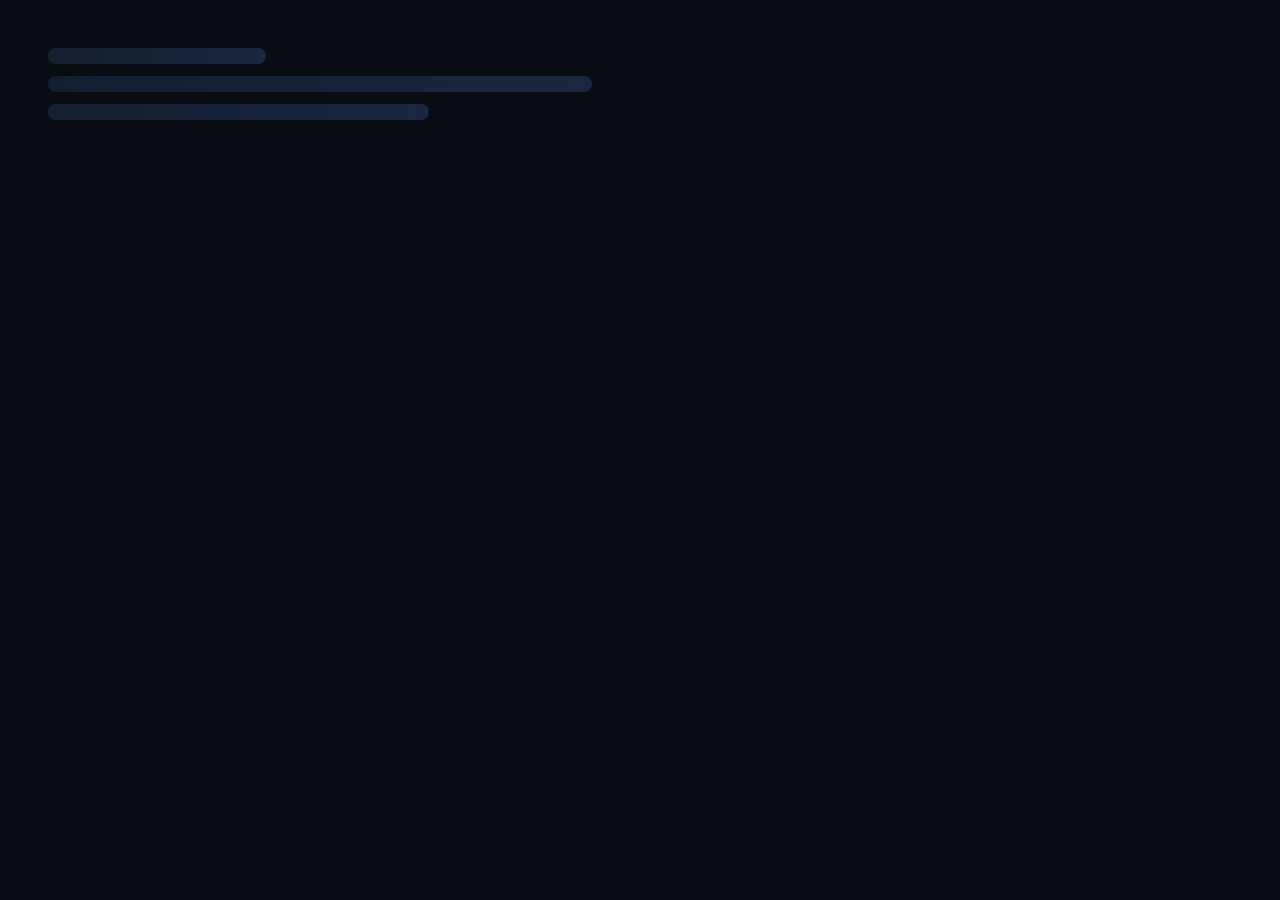
<file: crm.html>
<!DOCTYPE html>
<html lang="en" data-theme="dark">
<head>
<meta charset="utf-8" />
<meta name="viewport" content="width=device-width, initial-scale=1, viewport-fit=cover" />
<meta name="robots" content="noindex" />
<link rel="icon" type="image/png" href="favicon.png" />
<link rel="manifest" href="/manifest.webmanifest" />
<link rel="apple-touch-icon" href="/img/apple-touch-icon.png" />
<meta name="apple-mobile-web-app-capable" content="yes" />
<meta name="mobile-web-app-capable" content="yes" />
<meta name="apple-mobile-web-app-title" content="Stratabench" />
<meta name="apple-mobile-web-app-status-bar-style" content="black-translucent" />
<meta name="theme-color" content="#080d14" />
<meta name="build" content="__BUILD__" />
<script type="module" src="/js/update.js"></script>
<script>if("serviceWorker" in navigator) addEventListener("load",()=>navigator.serviceWorker.register("/sw.js",{updateViaCache:"none"}).catch(()=>{}));</script>

<link rel="preconnect" href="https://api.fontshare.com" />
<link href="https://api.fontshare.com/v2/css?f[]=satoshi@400,500,700,900&display=swap" rel="stylesheet" />
<link href="https://fonts.googleapis.com/css2?family=IBM+Plex+Mono:wght@400;500&display=swap" rel="stylesheet" />
<link rel="stylesheet" href="css/app.css" />
<script type="importmap">{"imports":{"three":"https://cdn.jsdelivr.net/npm/three@0.170.0/build/three.module.js","three/addons/":"https://cdn.jsdelivr.net/npm/three@0.170.0/examples/jsm/"}}</script>
<title>Workspace — Stratabench</title>
</head>
<body>
<div id="app"><div style="padding:3rem;display:grid;gap:.75rem;max-width:40rem"><div class="skeleton" style="width:40%"></div><div class="skeleton"></div><div class="skeleton" style="width:70%"></div></div></div>
<script type="module" src="js/crm.js"></script>
</body>
</html>
</file>
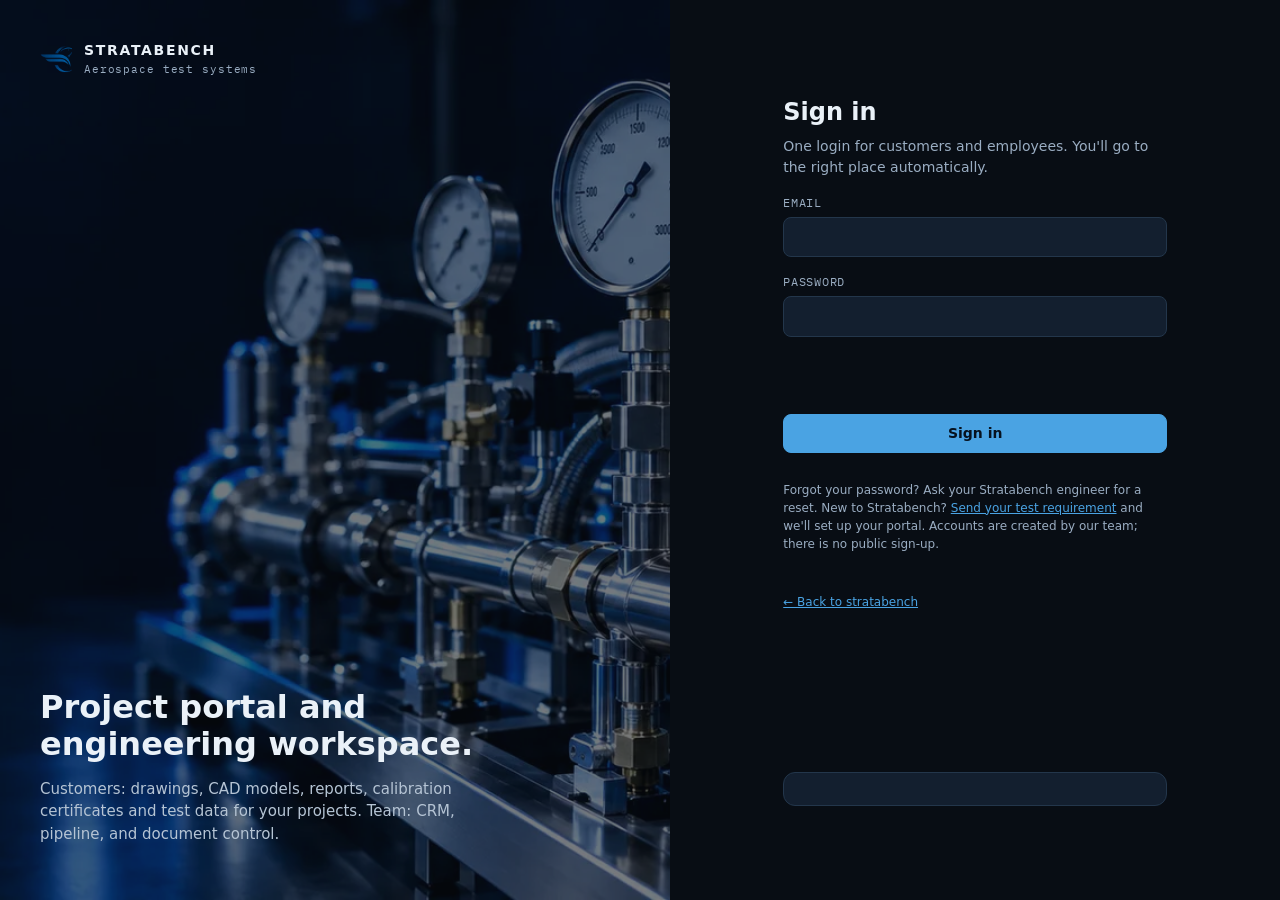
<file: login.html>
<!DOCTYPE html>
<html lang="en" data-theme="dark">
<head>
<meta charset="utf-8" />
<meta name="viewport" content="width=device-width, initial-scale=1, viewport-fit=cover" />
<meta name="robots" content="noindex" />
<link rel="icon" type="image/png" href="favicon.png" />
<link rel="manifest" href="/manifest.webmanifest" />
<link rel="apple-touch-icon" href="/img/apple-touch-icon.png" />
<meta name="apple-mobile-web-app-capable" content="yes" />
<meta name="mobile-web-app-capable" content="yes" />
<meta name="apple-mobile-web-app-title" content="Stratabench" />
<meta name="apple-mobile-web-app-status-bar-style" content="black-translucent" />
<meta name="theme-color" content="#080d14" />
<meta name="build" content="__BUILD__" />
<script type="module" src="/js/update.js"></script>
<script>if("serviceWorker" in navigator) addEventListener("load",()=>navigator.serviceWorker.register("/sw.js",{updateViaCache:"none"}).catch(()=>{}));</script>

<link rel="preconnect" href="https://api.fontshare.com" />
<link href="https://api.fontshare.com/v2/css?f[]=satoshi@400,500,700,900&display=swap" rel="stylesheet" />
<link href="https://fonts.googleapis.com/css2?family=IBM+Plex+Mono:wght@400;500&display=swap" rel="stylesheet" />
<link rel="stylesheet" href="css/app.css" />
<script type="importmap">{"imports":{"three":"https://cdn.jsdelivr.net/npm/three@0.170.0/build/three.module.js","three/addons/":"https://cdn.jsdelivr.net/npm/three@0.170.0/examples/jsm/"}}</script>
<title>Sign in — Stratabench</title>
</head>
<body>
<main class="auth">
  <section class="auth-art">
    <img class="bg" src="img/hero.webp" alt="" />
    <a class="brand" href="index.html"><img src="img/mark.png" alt="" width="40" height="40" /><span><strong>Stratabench</strong><em>Aerospace test systems</em></span></a>
    <div>
      <h2>Project portal and engineering workspace.</h2>
      <p>Customers: drawings, CAD models, reports, calibration certificates and test data for your projects. Team: CRM, pipeline, and document control.</p>
    </div>
  </section>
  <section class="auth-form">
    <form id="login" novalidate>
      <div>
        <h1>Sign in</h1>
        <p class="muted small" style="margin:.35rem 0 0">One login for customers and employees. You'll go to the right place automatically.</p>
      </div>
      <label class="f">Email<input class="input" id="email" type="email" autocomplete="username" required /></label>
      <label class="f">Password<input class="input" id="password" type="password" autocomplete="current-password" required /></label>
      <p class="err-text" id="err" role="alert"></p>
      <button class="btn" type="submit" id="go">Sign in</button>
      <p class="muted xs">Forgot your password? Ask your Stratabench engineer for a reset. New to Stratabench? <a href="index.html#contact">Send your test requirement</a> and we'll set up your portal. Accounts are created by our team; there is no public sign-up.</p>
      <p class="xs"><a href="index.html">← Back to stratabench</a></p>
    </form>
    <div id="app-get" class="app-get" hidden></div>
  </section>
</main>
<script type="module">
import { sb, currentProfile } from './js/core.js';
const err = document.getElementById('err');
if (new URLSearchParams(location.search).has('disabled')) err.textContent = 'This account is disabled. Contact Stratabench for access.';
// Home Screen + notifications prompt
import('./js/notify.js').then(({ env, iosSteps, canInstallPrompt, promptInstall }) => {
  const box = document.getElementById('app-get');
  const draw = () => {
    if (env.standalone) { box.hidden = true; return; }
    const why = 'Add Stratabench to your Home Screen, then allow notifications after you sign in, so you hear about new messages and inquiries right away.';
    box.innerHTML = '';
    const img = Object.assign(document.createElement('img'), { src: '/img/icon-192.png', alt: '', width: 44, height: 44 });
    const body = document.createElement('div');
    body.innerHTML = '<b class="t">Get the Stratabench app</b><p></p>'; body.querySelector('p').textContent = why;
    if (env.ios) body.append(iosSteps());
    else if (canInstallPrompt()) { const b = document.createElement('button'); b.type = 'button'; b.className = 'btn primary sm'; b.textContent = 'Install app'; b.onclick = async () => { if (await promptInstall()) box.hidden = true; }; body.append(b); }
    else { const p = document.createElement('p'); p.className = 'xs'; p.textContent = env.android ? 'In Chrome, open the ⋮ menu and tap Add to Home screen.' : 'In Chrome or Edge, click the install icon in the address bar. In Safari on Mac, choose File → Add to Dock.'; body.append(p); }
    box.append(img, body); box.hidden = false;
  };
  draw(); document.addEventListener('sb-installable', draw);
}).catch(() => {});
const route = (p) => location.replace(p.role === 'customer' ? 'portal.html' : 'crm.html');
const existing = await currentProfile();
if (existing && !existing.disabled) route(existing);
document.getElementById('login').addEventListener('submit', async (e) => {
  e.preventDefault(); err.textContent = '';
  const email = document.getElementById('email').value.trim(); const password = document.getElementById('password').value;
  if (!email || !password) { err.textContent = 'Enter your email and password.'; return; }
  const btn = document.getElementById('go'); btn.disabled = true; btn.textContent = 'Signing in…';
  const { error } = await sb.auth.signInWithPassword({ email, password });
  if (error) { err.textContent = /invalid/i.test(error.message) ? 'That email and password combination is not recognized.' : /banned/i.test(error.message) ? 'This account is disabled. Contact Stratabench for access.' : error.message; btn.disabled = false; btn.textContent = 'Sign in'; return; }
  const p = await currentProfile();
  if (!p || p.disabled) { await sb.auth.signOut(); err.textContent = 'This account is not active.'; btn.disabled = false; btn.textContent = 'Sign in'; return; }
  try { await sb.rpc('log_event', { p_action: 'sign_in', p_label: navigator.standalone || matchMedia('(display-mode: standalone)').matches ? 'Home Screen app' : 'Browser', p_details: { ua: navigator.userAgent.slice(0, 160) } }); } catch {}
  route(p);
});
</script>
</body>
</html>
</file>
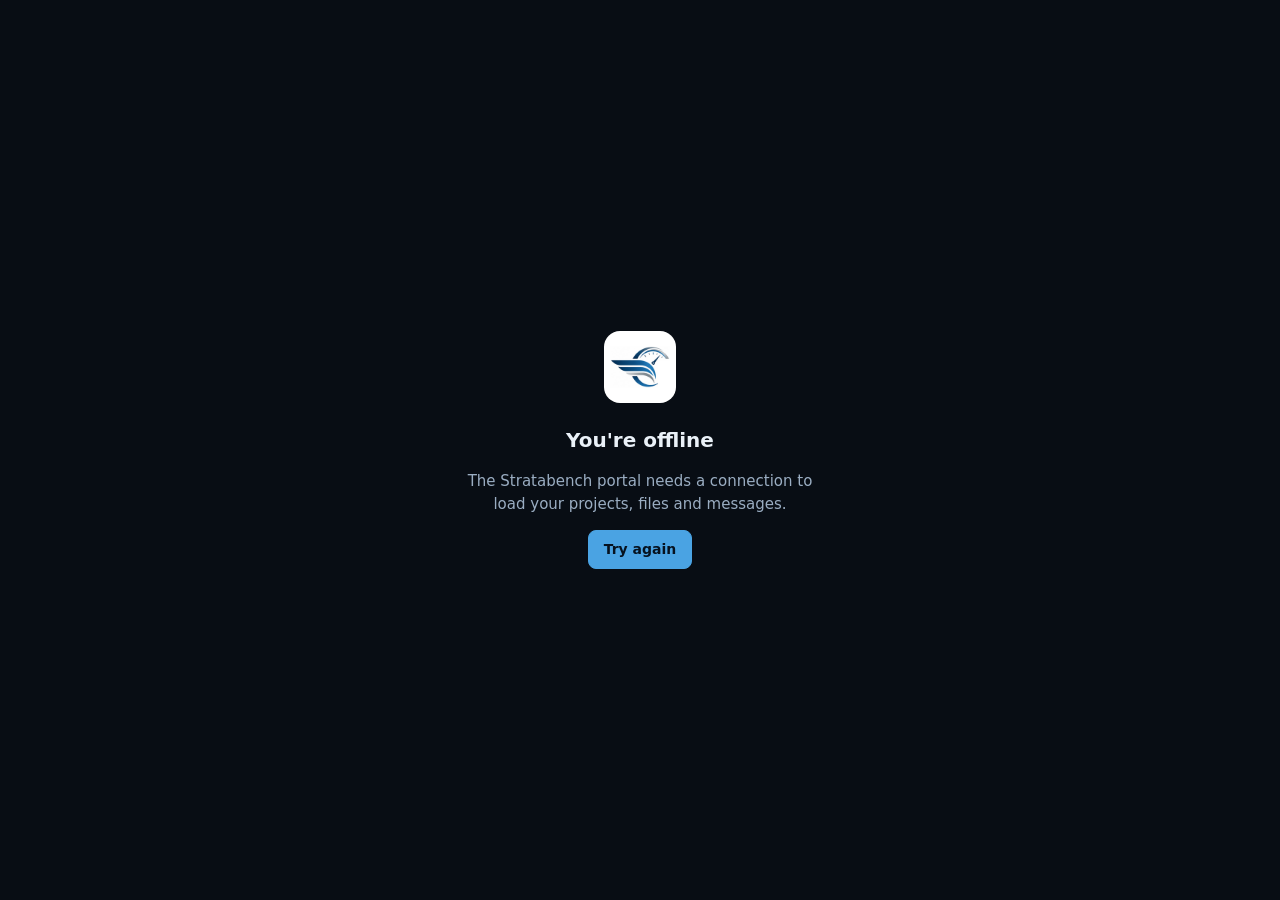
<file: offline.html>
<!DOCTYPE html>
<html lang="en" data-theme="dark"><head>
<meta name="robots" content="noindex" /><meta charset="utf-8" /><meta name="viewport" content="width=device-width, initial-scale=1, viewport-fit=cover" />
<title>Offline · Stratabench</title><link rel="stylesheet" href="/css/app.css" /></head>
<body style="display:grid;place-items:center;min-height:100vh;padding:2rem;text-align:center">
<main><img src="/img/icon-192.png" alt="" width="72" height="72" style="border-radius:16px" />
<h1 style="font-size:1.25rem;margin:1rem 0 .5rem">You're offline</h1>
<p class="muted" style="max-width:22rem">The Stratabench portal needs a connection to load your projects, files and messages.</p>
<button class="btn primary" onclick="location.reload()">Try again</button></main></body></html>
</file>
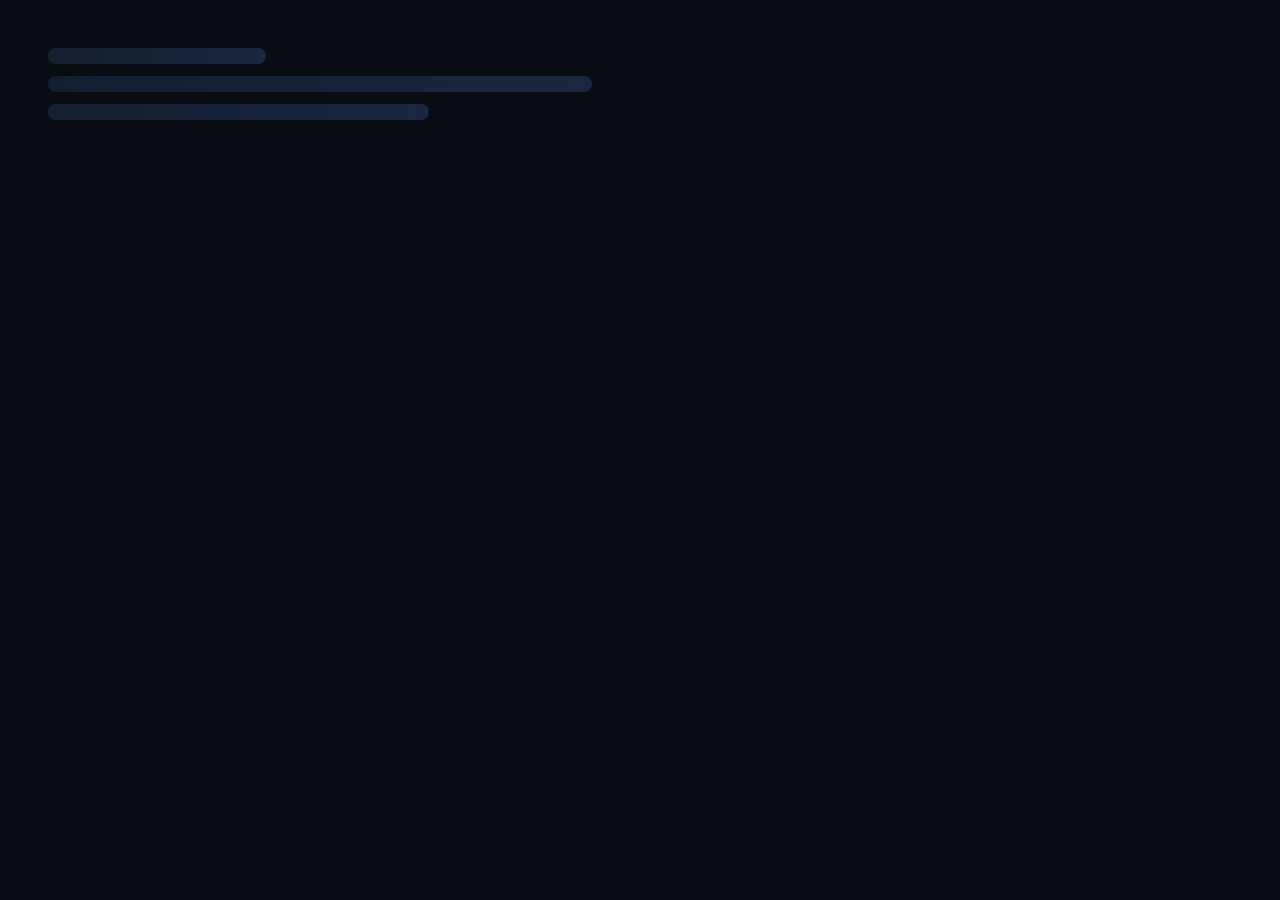
<file: portal.html>
<!DOCTYPE html>
<html lang="en" data-theme="dark">
<head>
<meta charset="utf-8" />
<meta name="viewport" content="width=device-width, initial-scale=1, viewport-fit=cover" />
<meta name="robots" content="noindex" />
<link rel="icon" type="image/png" href="favicon.png" />
<link rel="manifest" href="/manifest.webmanifest" />
<link rel="apple-touch-icon" href="/img/apple-touch-icon.png" />
<meta name="apple-mobile-web-app-capable" content="yes" />
<meta name="mobile-web-app-capable" content="yes" />
<meta name="apple-mobile-web-app-title" content="Stratabench" />
<meta name="apple-mobile-web-app-status-bar-style" content="black-translucent" />
<meta name="theme-color" content="#080d14" />
<meta name="build" content="__BUILD__" />
<script type="module" src="/js/update.js"></script>
<script>if("serviceWorker" in navigator) addEventListener("load",()=>navigator.serviceWorker.register("/sw.js",{updateViaCache:"none"}).catch(()=>{}));</script>

<link rel="preconnect" href="https://api.fontshare.com" />
<link href="https://api.fontshare.com/v2/css?f[]=satoshi@400,500,700,900&display=swap" rel="stylesheet" />
<link href="https://fonts.googleapis.com/css2?family=IBM+Plex+Mono:wght@400;500&display=swap" rel="stylesheet" />
<link rel="stylesheet" href="css/app.css" />
<script type="importmap">{"imports":{"three":"https://cdn.jsdelivr.net/npm/three@0.170.0/build/three.module.js","three/addons/":"https://cdn.jsdelivr.net/npm/three@0.170.0/examples/jsm/"}}</script>
<title>Project portal — Stratabench</title>
</head>
<body>
<div id="app"><div style="padding:3rem;display:grid;gap:.75rem;max-width:40rem"><div class="skeleton" style="width:40%"></div><div class="skeleton"></div><div class="skeleton" style="width:70%"></div></div></div>
<script type="module" src="js/portal.js"></script>
</body>
</html>
</file>
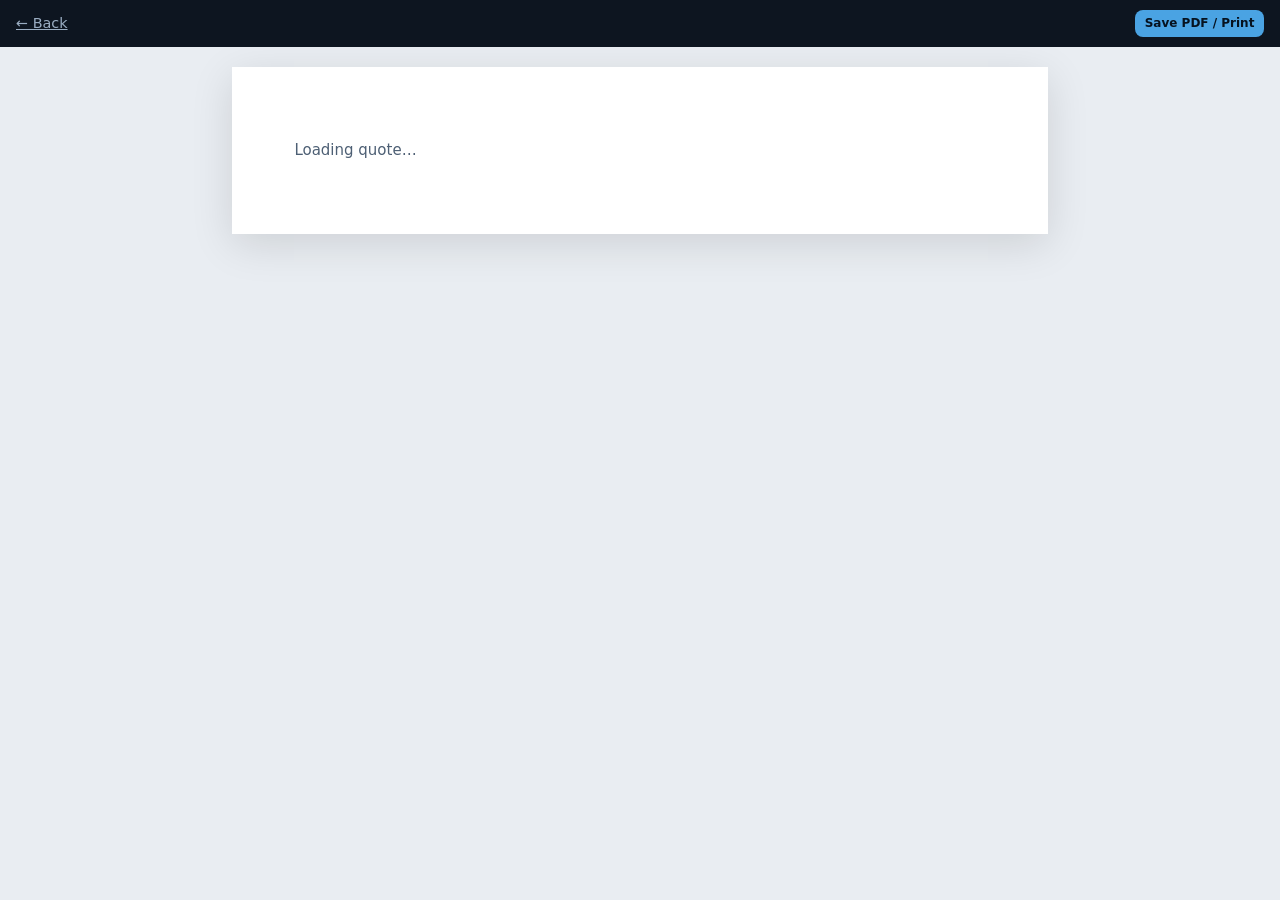
<file: quote.html>
<!DOCTYPE html>
<html lang="en" data-theme="light">
<head>
<meta charset="utf-8" />
<meta name="viewport" content="width=device-width, initial-scale=1, viewport-fit=cover" />
<meta name="robots" content="noindex" />
<link rel="icon" type="image/png" href="favicon.png" />
<meta name="build" content="__BUILD__" />
<script type="module" src="/js/update.js"></script>
<link href="https://api.fontshare.com/v2/css?f[]=satoshi@400,500,700,900&display=swap" rel="stylesheet" />
<link href="https://fonts.googleapis.com/css2?family=IBM+Plex+Mono:wght@400;500&display=swap" rel="stylesheet" />
<link rel="stylesheet" href="css/app.css" />
<title>Quote — Stratabench</title>
<style>
  body { background: #e9edf2; }
  .qbar { position: sticky; top: 0; z-index: 5; display: flex; gap: .5rem; align-items: center; justify-content: space-between; padding: .6rem max(1rem, env(safe-area-inset-left)); background: #0d1520; color: #eaf1f8; }
  .qbar .btn { background: #4aa3e3; color: #06121f; border: 0; }
  .qbar a { color: #9aadc2; font-size: .9rem; }
  .qpage { max-width: 8.5in; margin: 1.25rem auto 3rem; background: #fff; box-shadow: 0 10px 40px rgba(0,0,0,.12); padding: .6in .65in; }
  @media (max-width: 700px) { .qpage { margin: 0; padding: 1.1rem; box-shadow: none; } }
  @media print { @page { size: letter; margin: .55in .6in; } body { background: #fff; } .qbar { display: none; } .qpage { margin: 0; padding: 0; box-shadow: none; max-width: none; } }
</style>
</head>
<body>
<div class="qbar"><a href="javascript:history.length>1?history.back():location.replace('/login.html')">← Back</a><span class="small" id="qlabel"></span><button class="btn sm" type="button" onclick="window.print()">Save PDF / Print</button></div>
<main class="qpage" id="doc"><p class="muted">Loading quote…</p></main>
<script type="module">
import { sb } from './js/core.js';
import { quoteDocument } from './js/quote-doc.js';
import { customerSnapshot } from './js/quote-calc.js';
const P = new URLSearchParams(location.search);
const out = document.getElementById('doc');
const fail = (m) => { out.innerHTML = ''; const p = document.createElement('p'); p.textContent = m; out.append(p); };
const { data: { session } } = await sb.auth.getSession();
if (!session) location.replace('/login.html');
try {
  let snap, status;
  if (P.get('pq')) {
    const { data, error } = await sb.from('published_quotes').select('*').eq('id', P.get('pq')).single();
    if (error || !data) throw new Error('Quote not found, or you do not have access to it.');
    snap = data.snapshot; status = data.status;
  } else if (P.get('q')) {
    const id = P.get('q');
    const [{ data: quote, error }, { data: lines }, { data: rates }, { data: settings }] = await Promise.all([sb.from('quotes').select('*').eq('id', id).single(), sb.from('quote_lines').select('*').eq('quote_id', id).order('sort'), sb.from('labor_rates').select('*'), sb.from('quote_settings').select('*').eq('id', 1).single()]);
    if (error || !quote) throw new Error('Quote not found, or you do not have quote access.');
    const [{ data: company }, { data: contact }, { data: prep }] = await Promise.all([sb.from('companies').select('*').eq('id', quote.company_id).single(), quote.contact_id ? sb.from('contacts').select('*').eq('id', quote.contact_id).single() : Promise.resolve({ data: null }), sb.from('profiles').select('full_name,email,title').eq('id', quote.created_by).single()]);
    snap = customerSnapshot({ quote, lines: lines || [], rates: Object.fromEntries((rates || []).map((r) => [r.id, r])), settings, company, contact, preparer: prep });
    status = quote.status === 'draft' ? 'draft' : quote.status;
  } else throw new Error('No quote selected.');
  document.title = `${snap.number} Rev ${snap.revision} — ${snap.title}`;
  document.getElementById('qlabel').textContent = `${snap.number} · Rev ${snap.revision}`;
  out.replaceChildren(quoteDocument(snap, { status }));
} catch (e) { fail(e.message || String(e)); }
</script>
</body>
</html>
</file>
<file: styles.css>
:root {
  --text-xs: clamp(0.75rem, 0.7rem + 0.25vw, 0.875rem);
  --text-sm: clamp(0.875rem, 0.8rem + 0.35vw, 1rem);
  --text-base: clamp(1rem, 0.95rem + 0.25vw, 1.125rem);
  --text-lg: clamp(1.125rem, 1rem + 0.6vw, 1.375rem);
  --text-xl: clamp(1.5rem, 1.2rem + 1.1vw, 2.125rem);
  --text-2xl: clamp(2.125rem, 1.4rem + 2.4vw, 3.25rem);

  --space-1: .25rem; --space-2: .5rem; --space-3: .75rem; --space-4: 1rem;
  --space-5: 1.25rem; --space-6: 1.5rem; --space-8: 2rem; --space-10: 2.5rem;
  --space-12: 3rem; --space-16: 4rem; --space-20: 5rem; --space-24: 6rem;

  --radius-sm: .25rem; --radius-md: .5rem;
  --maxw: 74rem;
  --font-sans: 'Satoshi', ui-sans-serif, system-ui, sans-serif;
  --font-mono: 'IBM Plex Mono', ui-monospace, monospace;
}

/* dark = default (test cell) */
[data-theme='dark'] {
  --color-bg: #080d14;
  --color-surface: #0f1825;
  --color-surface-2: #131f2f;
  --color-border: #23364b;
  --color-text: #eaf1f8;
  --color-text-muted: #9aadc2;
  --color-accent: #4aa3e3;
  --color-accent-hover: #74bcf1;
  --color-on-accent: #06121f;
  --color-steel: #8fa3b8;
}
[data-theme='light'] {
  --color-bg: #f2f5f9;
  --color-surface: #ffffff;
  --color-surface-2: #e9eef4;
  --color-border: #ccd6e1;
  --color-text: #0f1b28;
  --color-text-muted: #4d5f74;
  --color-accent: #17477a;
  --color-accent-hover: #0d3159;
  --color-on-accent: #f4f9ff;
  --color-steel: #63758a;
}

* { box-sizing: border-box; }
html { scroll-behavior: smooth; }
body {
  margin: 0;
  background: var(--color-bg);
  color: var(--color-text);
  font-family: var(--font-sans);
  font-size: var(--text-base);
  line-height: 1.65;
  -webkit-font-smoothing: antialiased;
}
img { max-width: 100%; height: auto; display: block; }
h1, h2, h3 { line-height: 1.12; letter-spacing: -0.02em; margin: 0; font-weight: 700; }
p { margin: 0 0 var(--space-4); }
a { color: inherit; }

.wrap { width: min(100% - 2.5rem, var(--maxw)); margin-inline: auto; }
.skip { position: absolute; left: -999px; }
.skip:focus { left: var(--space-4); top: var(--space-4); background: var(--color-accent); color: var(--color-on-accent); padding: var(--space-2) var(--space-4); z-index: 50; }
:focus-visible { outline: 2px solid var(--color-accent); outline-offset: 3px; }

.eyebrow {
  font-family: var(--font-mono); font-size: var(--text-xs);
  letter-spacing: .14em; text-transform: uppercase;
  color: var(--color-accent); margin: 0 0 var(--space-4);
}
.section-title { font-size: var(--text-xl); margin-bottom: var(--space-6); max-width: 30ch; }
.fine { font-size: var(--text-xs); color: var(--color-text-muted); line-height: 1.6; }

/* header */
.site-head {
  position: sticky; top: 0; z-index: 40;
  background: color-mix(in oklab, var(--color-bg) 88%, transparent);
  backdrop-filter: blur(10px);
  border-bottom: 1px solid var(--color-border);
}
.head-inner { display: flex; align-items: center; gap: var(--space-6); min-height: 4.25rem; }
.brand { display: flex; align-items: center; gap: var(--space-3); text-decoration: none; margin-right: auto; }
.mark { width: 2.25rem; color: var(--color-accent); flex: none; }
.brand-text { display: grid; line-height: 1.1; }
.brand-text strong { font-size: var(--text-sm); letter-spacing: .06em; text-transform: uppercase; font-weight: 900; }
.brand-text em { font-style: normal; font-family: var(--font-mono); font-size: var(--text-xs); color: var(--color-text-muted); letter-spacing: .1em; }
.nav { display: flex; align-items: center; gap: var(--space-6); font-size: var(--text-sm); }
.nav a { text-decoration: none; color: var(--color-text-muted); }
.nav a:hover { color: var(--color-text); }
.nav-cta { color: var(--color-text) !important; border: 1px solid var(--color-border); padding: var(--space-2) var(--space-4); border-radius: var(--radius-sm); }
.nav-cta:hover { border-color: var(--color-accent); color: var(--color-accent) !important; }
.icon-btn {
  display: grid; place-items: center; width: 2.4rem; height: 2.4rem; flex: none;
  background: transparent; border: 1px solid var(--color-border); border-radius: var(--radius-sm);
  color: var(--color-text-muted); cursor: pointer;
}
.icon-btn svg { width: 1.15rem; }
.icon-btn:hover { color: var(--color-accent); border-color: var(--color-accent); }
@media (max-width: 860px) { .nav a:not(.nav-cta) { display: none; } }

/* hero */
.hero { position: relative; isolation: isolate; display: flex; align-items: flex-end; min-height: min(88vh, 46rem); padding-block: var(--space-24) var(--space-12); overflow: hidden; }
.hero-img { position: absolute; inset: 0; width: 100%; height: 100%; object-fit: cover; z-index: -2; }
.hero-shade {
  position: absolute; inset: 0; z-index: -1;
  background:
    linear-gradient(100deg, var(--color-bg) 18%, color-mix(in oklab, var(--color-bg) 90%, transparent) 52%, color-mix(in oklab, var(--color-bg) 55%, transparent) 76%, color-mix(in oklab, var(--color-bg) 18%, transparent) 100%),
    linear-gradient(to top, var(--color-bg) 2%, transparent 45%);
}
[data-theme='light'] .hero { color: #f2f5f9; }
[data-theme='light'] .hero-shade {
  background:
    linear-gradient(100deg, #060b12 18%, rgba(6,11,18,.9) 52%, rgba(6,11,18,.5) 78%, rgba(6,11,18,.2) 100%),
    linear-gradient(to top, var(--color-bg) 1%, rgba(11,15,20,.1) 40%);
}
[data-theme='light'] .hero .eyebrow { color: #9ccdf3; }
[data-theme='light'] .hero .lede, [data-theme='light'] .hero dt { color: #c2d2e2; }
[data-theme='light'] .hero .btn.ghost { color: #f2f5f9; border-color: rgba(255,255,255,.4); }
.hero-inner { position: relative; max-width: 56rem; }
.hero h1 { font-size: var(--text-2xl); font-weight: 900; }
.hero .hl { color: var(--color-accent); }
[data-theme='light'] .hero .hl { color: #9ccdf3; }
.lede { font-size: var(--text-base); color: var(--color-text-muted); max-width: 54ch; margin-top: var(--space-5); }
.cta-row { display: flex; flex-wrap: wrap; gap: var(--space-3); margin-top: var(--space-6); }
.btn {
  display: inline-block; font-size: var(--text-sm); font-weight: 700;
  padding: var(--space-3) var(--space-6); border-radius: var(--radius-sm);
  background: var(--color-accent); color: var(--color-on-accent);
  text-decoration: none; border: 1px solid var(--color-accent); cursor: pointer;
  transition: background .18s ease, color .18s ease, border-color .18s ease;
}
.btn:hover { background: var(--color-accent-hover); border-color: var(--color-accent-hover); }
.btn.ghost { background: transparent; color: var(--color-text); border-color: var(--color-border); }
.btn.ghost:hover { border-color: var(--color-accent); color: var(--color-accent); }

.stat-strip {
  display: grid; grid-template-columns: repeat(auto-fit, minmax(9.5rem, 1fr));
  gap: var(--space-4); margin: var(--space-12) 0 0;
  border-top: 1px solid color-mix(in oklab, var(--color-border) 70%, transparent);
  padding-top: var(--space-5);
}
.stat-strip dt { font-family: var(--font-mono); font-size: var(--text-xs); letter-spacing: .1em; text-transform: uppercase; color: var(--color-text-muted); }
.stat-strip dd { margin: var(--space-1) 0 0; font-size: var(--text-sm); font-weight: 700; }

/* bands */
.band { padding-block: clamp(var(--space-16), 9vw, var(--space-24)); border-top: 1px solid var(--color-border); }
.band.alt { background: var(--color-surface); }
.grid { display: grid; gap: var(--space-4); }
.cap-grid { grid-template-columns: repeat(auto-fit, minmax(17rem, 1fr)); }
.card {
  background: var(--color-surface-2); border: 1px solid var(--color-border);
  border-radius: var(--radius-md); padding: var(--space-6);
  transition: border-color .18s ease, transform .18s ease;
}
.band.alt .card { background: var(--color-bg); }
.card:hover { border-color: var(--color-accent); transform: translateY(-2px); }
.card .num { font-family: var(--font-mono); font-size: var(--text-xs); color: var(--color-accent); letter-spacing: .12em; }
.card h3 { font-size: var(--text-lg); margin: var(--space-3) 0 var(--space-3); }
.card p { margin: 0; font-size: var(--text-sm); color: var(--color-text-muted); }

/* split sections */
.split { padding-block: clamp(var(--space-16), 9vw, var(--space-24)); border-top: 1px solid var(--color-border); }
.split-inner { display: grid; grid-template-columns: 1.05fr 1fr; gap: clamp(var(--space-8), 5vw, var(--space-16)); align-items: center; }
.split.reverse .split-fig { order: -1; }
.split-fig { margin: 0; }
.split-fig img { border-radius: var(--radius-md); border: 1px solid var(--color-border); }
.split-fig figcaption { font-size: var(--text-xs); color: var(--color-text-muted); margin-top: var(--space-3); max-width: 42ch; }
.split-copy p { color: var(--color-text-muted); }
.ticks { list-style: none; padding: 0; margin: 0 0 var(--space-8); }
.ticks li {
  position: relative; padding-left: var(--space-6); font-size: var(--text-sm);
  color: var(--color-text-muted); padding-block: var(--space-3);
  border-top: 1px solid var(--color-border);
}
.ticks li strong { color: var(--color-text); }
.ticks li::before { content: ''; position: absolute; left: 0; top: 1.4rem; width: .6rem; height: .6rem; background: var(--color-accent); }
@media (max-width: 880px) {
  .split-inner { grid-template-columns: 1fr; }
  .split.reverse .split-fig { order: 0; }
}

/* steps */
.steps { list-style: none; counter-reset: s; padding: 0; margin: 0; display: grid; grid-template-columns: repeat(auto-fit, minmax(15rem, 1fr)); gap: var(--space-6); }
.steps li { border-top: 2px solid var(--color-accent); padding-top: var(--space-4); }
.step-n { font-family: var(--font-mono); font-size: var(--text-xs); letter-spacing: .12em; text-transform: uppercase; color: var(--color-text-muted); }
.steps h3 { font-size: var(--text-lg); margin: var(--space-2) 0 var(--space-3); }
.steps p { font-size: var(--text-sm); color: var(--color-text-muted); margin: 0; }

/* badges */
.badges { display: flex; flex-wrap: wrap; gap: var(--space-2); margin: var(--space-6) 0; }
.badges span {
  font-family: var(--font-mono); font-size: var(--text-xs);
  border: 1px solid var(--color-border); border-radius: 999px;
  padding: var(--space-2) var(--space-4); color: var(--color-text-muted);
}

/* markets */
.market-grid { grid-template-columns: repeat(auto-fit, minmax(15rem, 1fr)); }
.mini { border-top: 1px solid var(--color-border); padding-top: var(--space-4); }
.mini h3 { font-size: var(--text-lg); margin-bottom: var(--space-2); }
.mini p { font-size: var(--text-sm); color: var(--color-text-muted); margin: 0; }

/* contact */
.contact { padding-block: clamp(var(--space-16), 9vw, var(--space-24)); background: var(--color-surface); border-top: 1px solid var(--color-border); }
.contact-inner { display: grid; grid-template-columns: 1fr 1fr; gap: clamp(var(--space-8), 5vw, var(--space-16)); align-items: start; }
.contact-inner > div > p { color: var(--color-text-muted); }
.contact-list { list-style: none; padding: 0; margin: var(--space-6) 0 0; }
.contact-list li { border-top: 1px solid var(--color-border); padding-block: var(--space-3); font-size: var(--text-sm); }
.contact-list span { display: block; font-family: var(--font-mono); font-size: var(--text-xs); letter-spacing: .1em; text-transform: uppercase; color: var(--color-text-muted); }
.contact-list a { color: var(--color-accent); text-decoration: none; }
.quote { background: var(--color-bg); border: 1px solid var(--color-border); border-radius: var(--radius-md); padding: clamp(var(--space-5), 3vw, var(--space-8)); }
.field { display: grid; gap: var(--space-2); margin-bottom: var(--space-4); }
.field label { font-family: var(--font-mono); font-size: var(--text-xs); letter-spacing: .08em; text-transform: uppercase; color: var(--color-text-muted); }
.quote input, .quote select, .quote textarea {
  font: inherit; font-size: var(--text-sm); color: var(--color-text);
  background: var(--color-surface-2); border: 1px solid var(--color-border);
  border-radius: var(--radius-sm); padding: var(--space-3); width: 100%;
}
.quote textarea { resize: vertical; }
.quote input:focus, .quote select:focus, .quote textarea:focus { border-color: var(--color-accent); outline: none; }
.quote .btn { width: 100%; }
.form-note { font-size: var(--text-xs); color: var(--color-text-muted); margin: var(--space-3) 0 0; }
.form-note.ok { color: var(--color-accent); }
@media (max-width: 880px) { .contact-inner { grid-template-columns: 1fr; } }

/* footer */
.site-foot { border-top: 1px solid var(--color-border); padding-block: var(--space-10); }
.foot-inner p { font-size: var(--text-sm); color: var(--color-text-muted); max-width: 70ch; }
.foot-inner strong { color: var(--color-text); }

/* motion */
[data-reveal] { opacity: 0; transform: translateY(14px); transition: opacity .6s ease, transform .6s ease; }
[data-reveal].in { opacity: 1; transform: none; }
@media (prefers-reduced-motion: reduce) {
  html { scroll-behavior: auto; }
  [data-reveal] { opacity: 1; transform: none; transition: none; }
  .card:hover { transform: none; }
}

/* small-screen refinements */
.brand-text em, .nav-cta { white-space: nowrap; }
@media (max-width: 700px) {
  .hero { min-height: auto; padding-block: var(--space-16) var(--space-12); }
  .hero-shade {
    background:
      linear-gradient(to bottom, color-mix(in oklab, var(--color-bg) 82%, transparent), color-mix(in oklab, var(--color-bg) 92%, transparent)),
      linear-gradient(to top, var(--color-bg) 4%, transparent 60%);
  }
  [data-theme='light'] .hero-shade {
    background:
      linear-gradient(to bottom, rgba(11,15,20,.86), rgba(11,15,20,.92)),
      linear-gradient(to top, var(--color-bg) 2%, rgba(11,15,20,.2) 55%);
  }
  .brand-text strong { font-size: var(--text-xs); }
}
@media (max-width: 480px) {
  .head-inner { gap: var(--space-3); min-height: 3.75rem; }
  .nav-cta { font-size: var(--text-xs); padding: var(--space-2) var(--space-3); }
  .icon-btn { width: 2.1rem; height: 2.1rem; }
}

/* ---- v2 sections ---- */
.hero-punch {
  font-size: var(--text-lg); font-weight: 700; margin-top: var(--space-5);
  max-width: 34ch; border-left: 3px solid var(--color-accent); padding-left: var(--space-4);
}
.section-title.big { font-size: var(--text-2xl); max-width: 26ch; }

.pitch-copy { max-width: 62ch; }
.pitch-copy p { color: var(--color-text-muted); font-size: var(--text-base); }

.flowmap { margin: var(--space-12) 0 0; }
.flowmap svg { width: 100%; height: auto; min-width: 0; }
.fm-g rect { fill: var(--color-surface-2); stroke: var(--color-border); stroke-width: 1.2; }
.band.alt .fm-g rect { fill: var(--color-bg); }
.fm-g line { stroke: var(--color-accent); stroke-width: 1.6; }
.fm-g text {
  font-family: var(--font-mono); font-size: 15px; fill: var(--color-text);
  text-anchor: middle; letter-spacing: .04em;
}
.fm-g text.sub { font-size: 12px; fill: var(--color-text-muted); letter-spacing: .02em; }
.fm-end rect { stroke: var(--color-accent); fill: color-mix(in oklab, var(--color-accent) 14%, transparent); }
.fm-end text { fill: var(--color-accent); }
.flowmap figcaption { font-size: var(--text-xs); color: var(--color-text-muted); margin-top: var(--space-4); max-width: 60ch; }
@media (max-width: 720px) {
  .flowmap { overflow-x: auto; }
  .flowmap svg { min-width: 46rem; }
}

.ticks.tight li { padding-block: var(--space-2); }
.ticks.tight li::before { top: 1.1rem; }

.card.feature { border-color: var(--color-accent); grid-column: span 2; }
@media (max-width: 760px) { .card.feature { grid-column: span 1; } }

.examples { margin-top: clamp(var(--space-10), 6vw, var(--space-16)); }
.ex-title { font-size: var(--text-lg); margin-bottom: var(--space-5); }
.chips { list-style: none; display: flex; flex-wrap: wrap; gap: var(--space-2); padding: 0; margin: 0 0 var(--space-5); }
.chips li {
  font-family: var(--font-mono); font-size: var(--text-xs);
  border: 1px solid var(--color-border); border-left: 2px solid var(--color-accent);
  border-radius: var(--radius-sm); padding: var(--space-2) var(--space-3);
  background: var(--color-surface-2);
}
.band.alt .chips li { background: var(--color-bg); }

@media (max-width: 1080px) { .nav { gap: var(--space-4); } }
@media (max-width: 1000px) { .nav a:not(.nav-cta) { display: none; } }

/* ---- how to buy / procurement ---- */
.buy-grid { grid-template-columns: repeat(3, 1fr); margin-top: var(--space-10); gap: var(--space-5); }
.buy-card {
  background: var(--color-surface-2); border: 1px solid var(--color-border);
  border-radius: var(--radius-md); padding: var(--space-6); display: flex; flex-direction: column;
}
.band.alt .buy-card { background: var(--color-bg); }
.buy-card.lead { border-color: var(--color-accent); box-shadow: 0 0 0 1px var(--color-accent) inset; }
.buy-card .num { font-family: var(--font-mono); font-size: var(--text-xs); letter-spacing: .1em; text-transform: uppercase; color: var(--color-accent); }
.buy-card h3 { font-size: var(--text-lg); margin: var(--space-3) 0; }
.buy-card p { font-size: var(--text-sm); color: var(--color-text-muted); }
.mini-list { list-style: none; padding: 0; margin: 0 0 var(--space-4); }
.mini-list li { position: relative; padding-left: var(--space-5); font-size: var(--text-sm); color: var(--color-text-muted); padding-block: var(--space-1); }
.mini-list li::before { content: ''; position: absolute; left: 0; top: .85rem; width: .45rem; height: .45rem; background: var(--color-accent); }
.note-line { font-size: var(--text-xs) !important; color: var(--color-text) !important; border-left: 2px solid var(--color-accent); padding-left: var(--space-3); margin-top: auto; }
.buy-card .btn { margin-top: var(--space-5); text-align: center; }
@media (max-width: 900px) { .buy-grid { grid-template-columns: 1fr; } }

.proc { margin-top: clamp(var(--space-12), 7vw, var(--space-20)); }
.proc-list { list-style: none; padding: 0; margin: 0 0 var(--space-4); display: grid; grid-template-columns: repeat(auto-fit, minmax(19rem, 1fr)); gap: 0 var(--space-8); }
.proc-list li { border-top: 1px solid var(--color-border); padding-block: var(--space-4); font-size: var(--text-sm); color: var(--color-text-muted); }
.proc-list li strong { color: var(--color-text); }

.faq { margin-top: clamp(var(--space-12), 7vw, var(--space-20)); }
.faq-grid { display: grid; grid-template-columns: repeat(auto-fit, minmax(20rem, 1fr)); gap: var(--space-3) var(--space-8); }
.faq details {
  border: 1px solid var(--color-border); border-radius: var(--radius-sm);
  background: var(--color-surface-2); padding: var(--space-4) var(--space-5);
}
.band.alt .faq details { background: var(--color-bg); }
.faq summary { cursor: pointer; font-weight: 700; font-size: var(--text-sm); list-style: none; display: flex; justify-content: space-between; gap: var(--space-4); }
.faq summary::-webkit-details-marker { display: none; }
.faq summary::after { content: '+'; color: var(--color-accent); font-family: var(--font-mono); }
.faq details[open] summary::after { content: '\2212'; }
.faq details p { font-size: var(--text-sm); color: var(--color-text-muted); margin: var(--space-3) 0 0; }
.faq details[open] { border-color: var(--color-accent); }

/* conversion band */
.cta-band { border-top: 1px solid var(--color-border); background: var(--color-surface-2); padding-block: clamp(var(--space-12), 7vw, var(--space-20)); }
.cta-band-inner { display: grid; grid-template-columns: 1.4fr 1fr; gap: var(--space-8); align-items: center; }
.cta-band p { color: var(--color-text-muted); margin: 0; max-width: 52ch; }
.cta-band-actions { display: flex; flex-wrap: wrap; gap: var(--space-3); justify-content: flex-end; }
@media (max-width: 800px) { .cta-band-inner { grid-template-columns: 1fr; } .cta-band-actions { justify-content: flex-start; } }

/* next steps */
.next-steps { list-style: none; counter-reset: ns; padding: 0; margin: var(--space-6) 0 0; }
.next-steps li {
  counter-increment: ns; position: relative; padding-left: var(--space-10);
  font-size: var(--text-sm); color: var(--color-text-muted); padding-block: var(--space-3);
  border-top: 1px solid var(--color-border);
}
.next-steps li strong { color: var(--color-text); }
.next-steps li::before {
  content: counter(ns); position: absolute; left: 0; top: .9rem;
  width: 1.5rem; height: 1.5rem; display: grid; place-items: center;
  font-family: var(--font-mono); font-size: var(--text-xs);
  color: var(--color-accent); border: 1px solid var(--color-accent); border-radius: 50%;
}
@media (max-width: 1140px) { .nav a:not(.nav-cta) { display: none; } }

/* ---- brand lockup (logo) ---- */
.brand { min-width: 0; }
.logo { height: 2.85rem; width: auto; display: block; }
[data-theme='dark'] .logo-light, [data-theme='light'] .logo-dark { display: none; }
.foot-logo { height: 2.75rem; margin-bottom: var(--space-5); }
@media (max-width: 600px) { .logo { height: 2.1rem; } }

/* gauge-arc + wing-sweep motifs echoing the mark */
.eyebrow { display: flex; align-items: center; gap: var(--space-3); }
.eyebrow::after {
  content: ''; flex: 1 1 auto; max-width: 5.5rem; height: 1px;
  background: linear-gradient(90deg, var(--color-accent), transparent);
}
.band, .split, .contact, .cta-band { position: relative; }
.band::before, .split::before, .contact::before, .cta-band::before {
  content: ''; position: absolute; top: -1px; left: 0; height: 2px; width: min(38%, 22rem);
  background: linear-gradient(90deg, var(--color-accent), color-mix(in oklab, var(--color-steel) 60%, transparent) 55%, transparent);
  pointer-events: none;
}
[data-theme='light'] .hero dd, [data-theme='light'] .hero .stat-strip dd { color: #f2f5f9; }
.hero .hl { text-shadow: 0 2px 24px rgba(0,0,0,.45); }

/* ---- Stratabench additions ---- */
.mark-img { width: 2.4rem; height: 2.4rem; object-fit: contain; flex: none; }
[data-theme='dark'] .mark-img { filter: brightness(1.25) saturate(1.1); }
.brand-text strong { font-size: var(--text-base); letter-spacing: .12em; }
.nav-login { color: var(--color-text) !important; }
.foot-brand { margin-bottom: var(--space-4); display: inline-flex; }
.forms { min-width: 0; }
.tabs { display: flex; gap: var(--space-1); border-bottom: 1px solid var(--color-border); margin-bottom: var(--space-4); overflow-x: auto; }
.tabs button { background: none; border: 0; border-bottom: 2px solid transparent; color: var(--color-text-muted); font: inherit; font-size: var(--text-sm); font-weight: 700; padding: var(--space-3) var(--space-3); cursor: pointer; white-space: nowrap; margin-bottom: -1px; }
.tabs button[aria-selected='true'] { color: var(--color-text); border-bottom-color: var(--color-accent); }
.tabs button:hover { color: var(--color-text); }
.row2 { display: grid; grid-template-columns: 1fr 1fr; gap: var(--space-4); }
@media (max-width: 560px) { .row2 { grid-template-columns: 1fr; } }
.opt { font-weight: 400; color: var(--color-text-muted); font-size: .85em; }
.form-intro { color: var(--color-text-muted); font-size: var(--text-sm); }
.hp { position: absolute; left: -9999px; width: 1px; height: 1px; overflow: hidden; }
.checks { border: 0; padding: 0; margin: 0 0 var(--space-4); display: grid; grid-template-columns: 1fr 1fr; gap: var(--space-2) var(--space-4); }
.checks legend { font-size: var(--text-sm); font-weight: 700; margin-bottom: var(--space-2); padding: 0; }
.checks label { display: flex; gap: var(--space-2); align-items: center; font-size: var(--text-sm); font-weight: 400; }
.checks input { width: auto; accent-color: var(--color-accent); }
@media (max-width: 560px) { .checks { grid-template-columns: 1fr; } }
[aria-invalid='true'] { border-color: #e0605a !important; }
.form-note.err { color: #e0605a; }
.form-note.ok { color: var(--color-accent); }
.btn:disabled { opacity: .6; cursor: progress; }
.portal-split { display: grid; grid-template-columns: 1.05fr .95fr; gap: var(--space-12); align-items: center; }
@media (max-width: 860px) { .portal-split { grid-template-columns: 1fr; } }
.ticks { list-style: none; padding: 0; margin: var(--space-4) 0 0; display: grid; gap: var(--space-2); }
.ticks li { position: relative; padding-left: 1.5rem; color: var(--color-text-muted); }
.ticks li::before { content: ''; position: absolute; left: 0; top: .55em; width: .7rem; height: 2px; background: var(--color-accent); }
.portal-fig { margin: 0; border: 1px solid var(--color-border); border-radius: var(--radius-md); background: var(--color-surface); overflow: hidden; font-family: var(--font-mono); font-size: var(--text-xs); }
.pf-bar { display: flex; align-items: center; gap: .35rem; padding: var(--space-3) var(--space-4); border-bottom: 1px solid var(--color-border); background: var(--color-surface-2); }
.pf-bar span { width: .55rem; height: .55rem; border-radius: 50%; background: var(--color-border); }
.pf-bar b { margin-left: auto; font-weight: 500; color: var(--color-text-muted); letter-spacing: .08em; }
.pf-row { display: grid; grid-template-columns: 3.4rem 1fr auto; gap: var(--space-3); align-items: center; padding: var(--space-3) var(--space-4); border-bottom: 1px solid var(--color-border); }
.pf-row span { color: var(--color-text); overflow: hidden; text-overflow: ellipsis; white-space: nowrap; }
.pf-row em { font-style: normal; color: var(--color-text-muted); }
.pf-row .t { font-style: normal; text-align: center; padding: .15rem 0; border: 1px solid var(--color-accent); color: var(--color-accent); border-radius: var(--radius-sm); }
.pf-cap { margin: 0; padding: var(--space-3) var(--space-4); color: var(--color-text-muted); }
.checks label { font-family: var(--font-sans); text-transform: none; letter-spacing: 0; color: var(--color-text); }
.nav a { white-space: nowrap; }
.btn { font-family: inherit; }
@media (max-width: 1320px) { .nav a[href="#who"], .nav a[href="#equipment"] { display: none; } }
@media (max-width: 1140px) { .nav a.nav-login { display: inline; } }
@media (max-width: 520px) { .nav .nav-cta { display: none; } .nav a.nav-login { border: 1px solid var(--color-border); padding: var(--space-2) var(--space-3); border-radius: var(--radius-sm); font-size: var(--text-xs); } }
.brand { min-width: 0; }
@media (min-width: 1000px) { .brand { flex-shrink: 0; padding-right: var(--space-6); } }
@media (max-width: 1480px) { .nav a[href="#who"], .nav a[href="#equipment"] { display: none; } }
@media (max-width: 480px) { .site-header .brand-text em, header .brand-text em { display: none; } }
.site-head { padding-top: env(safe-area-inset-top); }
</file>
<file: css/app.css>
:root {
  --text-xs: .75rem; --text-sm: .875rem; --text-base: .9375rem; --text-lg: 1.125rem; --text-xl: 1.5rem;
  --space-1: .25rem; --space-2: .5rem; --space-3: .75rem; --space-4: 1rem; --space-5: 1.25rem; --space-6: 1.5rem; --space-8: 2rem; --space-10: 2.5rem; --space-12: 3rem;
  --radius-sm: .25rem; --radius-md: .5rem; --radius-lg: .75rem;
  --font-sans: 'Satoshi', ui-sans-serif, system-ui, sans-serif;
  --font-mono: 'IBM Plex Mono', ui-monospace, monospace;
  --ok: #3fb68b; --warn: #e3a64a; --bad: #e0605a;
}
[data-theme='dark'] {
  --bg: #080d14; --surface: #0f1825; --surface-2: #131f2f; --surface-3: #192840; --border: #23364b;
  --text: #eaf1f8; --muted: #9aadc2; --faint: #6c8197; --accent: #4aa3e3; --accent-hover: #74bcf1; --on-accent: #06121f;
  --accent-soft: rgba(74,163,227,.12); color-scheme: dark;
}
[data-theme='light'] {
  --bg: #f2f5f9; --surface: #ffffff; --surface-2: #f6f8fb; --surface-3: #e9eef4; --border: #d3dce6;
  --text: #0f1b28; --muted: #4d5f74; --faint: #7a8a9c; --accent: #17477a; --accent-hover: #0d3159; --on-accent: #f4f9ff;
  --accent-soft: rgba(23,71,122,.08); color-scheme: light;
}
*, *::before, *::after { box-sizing: border-box; }
html, body { margin: 0; height: 100%; }
body { background: var(--bg); color: var(--text); font-family: var(--font-sans); font-size: var(--text-base); line-height: 1.5; -webkit-font-smoothing: antialiased; }
a { color: var(--accent); }
button, input, select, textarea { font: inherit; color: inherit; }
:focus-visible { outline: 2px solid var(--accent); outline-offset: 2px; }
.mono { font-family: var(--font-mono); }
.muted { color: var(--muted); }
.small { font-size: var(--text-sm); }
.xs { font-size: var(--text-xs); }
.hidden { display: none !important; }
.tnum { font-variant-numeric: tabular-nums; }

/* shell */
.shell { display: grid; grid-template-columns: 15rem minmax(0, 1fr); min-height: 100vh; }
.side { background: var(--surface); border-right: 1px solid var(--border); padding: var(--space-4); display: flex; flex-direction: column; gap: var(--space-1); position: sticky; top: 0; height: 100vh; overflow-y: auto; }
.side .brand { display: flex; gap: var(--space-3); align-items: center; text-decoration: none; color: var(--text); padding: var(--space-2) var(--space-2) var(--space-5); }
.brand img { width: 2rem; height: 2rem; object-fit: contain; }
[data-theme='dark'] .brand img { filter: brightness(1.25); }
.brand strong { display: block; letter-spacing: .12em; text-transform: uppercase; font-weight: 900; font-size: var(--text-sm); }
.brand em { display: block; font-style: normal; font-family: var(--font-mono); font-size: .68rem; color: var(--muted); letter-spacing: .08em; }
.nav-item { display: flex; align-items: center; gap: var(--space-3); padding: var(--space-2) var(--space-3); border-radius: var(--radius-md); color: var(--muted); text-decoration: none; font-size: var(--text-sm); font-weight: 500; border: 0; background: none; cursor: pointer; text-align: left; width: 100%; }
.nav-item svg { width: 1.05rem; height: 1.05rem; flex: none; }
.nav-item:hover { background: var(--surface-2); color: var(--text); }
.nav-item[aria-current='page'] { background: var(--accent-soft); color: var(--text); }
.nav-item .count { margin-left: auto; font-family: var(--font-mono); font-size: .7rem; background: var(--accent); color: var(--on-accent); border-radius: 99px; padding: 0 .45rem; }
.side .spacer { flex: 1; }
.side .me { border-top: 1px solid var(--border); padding-top: var(--space-3); margin-top: var(--space-3); font-size: var(--text-sm); }
.side .me b { display: block; }
.main { min-width: 0; }
.topbar { display: flex; align-items: center; gap: var(--space-3); padding: var(--space-4) var(--space-8); border-bottom: 1px solid var(--border); background: color-mix(in oklab, var(--bg) 90%, transparent); position: sticky; top: 0; z-index: 5; backdrop-filter: blur(8px); min-height: 4rem; }
.topbar h1 { font-size: var(--text-lg); margin: 0; font-weight: 700; }
.topbar .crumb { color: var(--muted); font-size: var(--text-sm); text-decoration: none; }
.topbar .grow { flex: 1; }
.menu-btn { display: none; }
.content { padding: var(--space-6) var(--space-8) var(--space-12); max-width: 90rem; }
@media (max-width: 900px) {
  .shell { grid-template-columns: minmax(0, 1fr); }
  .side { position: fixed; inset: 0 auto 0 0; width: 16rem; z-index: 30; transform: translateX(-100%); transition: transform .2s; }
  .side.open { transform: none; box-shadow: 0 0 0 100vmax rgba(0,0,0,.45); }
  .menu-btn { display: inline-flex; }
  .topbar { padding: var(--space-3) var(--space-4); }
  .content { padding: var(--space-4); }
}

/* controls */
.btn { display: inline-flex; align-items: center; justify-content: center; gap: var(--space-2); padding: .5rem .9rem; border-radius: var(--radius-md); border: 1px solid var(--accent); background: var(--accent); color: var(--on-accent); font-weight: 700; font-size: var(--text-sm); cursor: pointer; text-decoration: none; white-space: nowrap; }
.btn:hover { background: var(--accent-hover); border-color: var(--accent-hover); }
.btn.ghost { background: transparent; color: var(--text); border-color: var(--border); }
.btn.ghost:hover { border-color: var(--accent); color: var(--accent); }
.btn.quiet { background: transparent; border-color: transparent; color: var(--muted); padding-inline: .5rem; }
.btn.quiet:hover { color: var(--text); background: var(--surface-2); }
.btn.danger { background: transparent; color: var(--bad); border-color: color-mix(in oklab, var(--bad) 40%, transparent); }
.btn.danger:hover { background: color-mix(in oklab, var(--bad) 12%, transparent); }
.btn.sm { padding: .3rem .6rem; font-size: var(--text-xs); }
.btn:disabled { opacity: .55; cursor: not-allowed; }
.btn svg { width: 1rem; height: 1rem; }
.icon-btn { display: inline-flex; align-items: center; justify-content: center; width: 2.2rem; height: 2.2rem; border-radius: var(--radius-md); border: 1px solid var(--border); background: transparent; color: var(--muted); cursor: pointer; }
.icon-btn:hover { color: var(--accent); border-color: var(--accent); }
.icon-btn svg { width: 1.1rem; height: 1.1rem; }
label.f { display: grid; gap: .3rem; font-size: var(--text-xs); font-family: var(--font-mono); letter-spacing: .06em; text-transform: uppercase; color: var(--muted); }
.input, input.input, select.input, textarea.input { width: 100%; padding: .55rem .7rem; border-radius: var(--radius-md); border: 1px solid var(--border); background: var(--surface-2); color: var(--text); font-family: var(--font-sans); font-size: var(--text-sm); letter-spacing: 0; text-transform: none; }
.input:focus { outline: none; border-color: var(--accent); }
textarea.input { resize: vertical; min-height: 5rem; }
.form-grid { display: grid; grid-template-columns: 1fr 1fr; gap: var(--space-4); }
.form-grid .full { grid-column: 1 / -1; }
@media (max-width: 640px) { .form-grid { grid-template-columns: 1fr; } }
.toolbar { display: flex; flex-wrap: wrap; gap: var(--space-2); align-items: center; margin-bottom: var(--space-4); }
.toolbar .grow { flex: 1; }
.search { min-width: 14rem; max-width: 22rem; }

/* cards & tables */
.card { background: var(--surface); border: 1px solid var(--border); border-radius: var(--radius-lg); padding: var(--space-5); }
.card h2, .card h3 { margin: 0 0 var(--space-3); font-size: var(--text-base); font-weight: 700; }
.card + .card { margin-top: var(--space-4); }
.grid { display: grid; gap: var(--space-4); }
.g2 { grid-template-columns: repeat(2, minmax(0, 1fr)); }
.g3 { grid-template-columns: repeat(3, minmax(0, 1fr)); }
.g4 { grid-template-columns: repeat(4, minmax(0, 1fr)); }
@media (max-width: 1100px) { .g4 { grid-template-columns: repeat(2, minmax(0, 1fr)); } .g3 { grid-template-columns: 1fr 1fr; } }
@media (max-width: 700px) { .g2, .g3, .g4 { grid-template-columns: 1fr; } }
.kpi { padding: var(--space-4) var(--space-5); }
.kpi .label { font-family: var(--font-mono); font-size: var(--text-xs); color: var(--muted); letter-spacing: .08em; text-transform: uppercase; }
.kpi .value { font-size: 1.75rem; font-weight: 700; font-variant-numeric: tabular-nums; margin-top: .2rem; }
.kpi .sub { font-size: var(--text-xs); color: var(--muted); }
.table-wrap { overflow-x: auto; border: 1px solid var(--border); border-radius: var(--radius-lg); background: var(--surface); }
table.t { width: 100%; border-collapse: collapse; font-size: var(--text-sm); }
.t th { text-align: left; font-family: var(--font-mono); font-size: .7rem; font-weight: 500; letter-spacing: .08em; text-transform: uppercase; color: var(--muted); padding: .65rem .9rem; border-bottom: 1px solid var(--border); background: var(--surface-2); white-space: nowrap; }
.t td { padding: .65rem .9rem; border-bottom: 1px solid var(--border); vertical-align: middle; }
.t tr:last-child td { border-bottom: 0; }
.t tr.click { cursor: pointer; }
.t tr.click:hover td { background: var(--surface-2); }
.t .actions { text-align: right; white-space: nowrap; }
.t .name { font-weight: 600; max-width: 28rem; overflow: hidden; text-overflow: ellipsis; white-space: nowrap; }
.badge { display: inline-flex; align-items: center; gap: .3rem; font-family: var(--font-mono); font-size: .68rem; letter-spacing: .06em; text-transform: uppercase; padding: .12rem .45rem; border-radius: var(--radius-sm); border: 1px solid var(--border); color: var(--muted); white-space: nowrap; }
.badge.accent { border-color: var(--accent); color: var(--accent); }
.badge.ok { border-color: color-mix(in oklab, var(--ok) 60%, transparent); color: var(--ok); }
.badge.warn { border-color: color-mix(in oklab, var(--warn) 60%, transparent); color: var(--warn); }
.badge.bad { border-color: color-mix(in oklab, var(--bad) 60%, transparent); color: var(--bad); }
.filetype { display: inline-grid; place-items: center; min-width: 2.6rem; padding: .1rem .3rem; font-family: var(--font-mono); font-size: .65rem; border-radius: var(--radius-sm); background: var(--accent-soft); color: var(--accent); font-weight: 500; }
.empty { text-align: center; padding: var(--space-10) var(--space-4); color: var(--muted); }
.empty b { display: block; color: var(--text); margin-bottom: var(--space-1); }
.list { display: grid; }
.list > * { padding: var(--space-3) 0; border-bottom: 1px solid var(--border); }
.list > *:last-child { border-bottom: 0; }
.row { display: flex; gap: var(--space-3); align-items: center; }
.row .grow { flex: 1; min-width: 0; }
.ellipsis { overflow: hidden; text-overflow: ellipsis; white-space: nowrap; }
.skeleton { background: linear-gradient(90deg, var(--surface-2), var(--surface-3), var(--surface-2)); background-size: 200% 100%; animation: sk 1.2s infinite; border-radius: var(--radius-md); height: 1rem; }
@keyframes sk { to { background-position: -200% 0; } }

/* sub tabs */
.subtabs { display: flex; gap: var(--space-1); border-bottom: 1px solid var(--border); margin-bottom: var(--space-5); overflow-x: auto; }
.subtabs button { background: none; border: 0; border-bottom: 2px solid transparent; padding: .6rem .8rem; color: var(--muted); font-weight: 600; font-size: var(--text-sm); cursor: pointer; white-space: nowrap; margin-bottom: -1px; }
.subtabs button[aria-selected='true'] { color: var(--text); border-bottom-color: var(--accent); }

/* pipeline */
.board { display: grid; grid-auto-flow: column; grid-auto-columns: minmax(14rem, 1fr); gap: var(--space-3); overflow-x: auto; padding-bottom: var(--space-4); }
.col { background: var(--surface); border: 1px solid var(--border); border-radius: var(--radius-lg); padding: var(--space-3); min-height: 20rem; display: flex; flex-direction: column; gap: var(--space-2); }
.col.over { border-color: var(--accent); background: var(--accent-soft); }
.col-head { display: flex; justify-content: space-between; align-items: baseline; padding: var(--space-1) var(--space-1) var(--space-2); }
.col-head b { font-size: var(--text-sm); }
.col-head span { font-family: var(--font-mono); font-size: var(--text-xs); color: var(--muted); }
.deal { background: var(--surface-2); border: 1px solid var(--border); border-radius: var(--radius-md); padding: var(--space-3); cursor: grab; font-size: var(--text-sm); }
.deal:hover { border-color: var(--accent); }
.deal.dragging { opacity: .5; }
.deal b { display: block; margin-bottom: .15rem; }

/* timeline / messages */
.msg { display: grid; gap: .2rem; padding: var(--space-3) var(--space-4); border-radius: var(--radius-md); background: var(--surface-2); border: 1px solid var(--border); }
.msg.mine { background: var(--accent-soft); }
.msg.internal { border-style: dashed; }
.msg .meta { font-size: var(--text-xs); color: var(--muted); display: flex; gap: var(--space-2); flex-wrap: wrap; }
.msg p { margin: 0; white-space: pre-wrap; }
.thread { display: grid; gap: var(--space-3); max-height: 28rem; overflow-y: auto; padding-right: var(--space-1); }

/* modal & drawer */
.overlay { position: fixed; inset: 0; background: rgba(4,8,14,.6); z-index: 50; display: grid; place-items: center; padding: var(--space-4); }
.modal { background: var(--surface); border: 1px solid var(--border); border-radius: var(--radius-lg); width: min(36rem, 100%); max-height: calc(100vh - 2rem); overflow-y: auto; box-shadow: 0 20px 60px rgba(0,0,0,.35); }
.modal.wide { width: min(64rem, 100%); }
.modal-head { display: flex; align-items: center; gap: var(--space-3); padding: var(--space-4) var(--space-5); border-bottom: 1px solid var(--border); }
.modal-head h2 { font-size: var(--text-base); margin: 0; flex: 1; }
.modal-body { padding: var(--space-5); }
.modal-foot { display: flex; justify-content: flex-end; gap: var(--space-2); padding: var(--space-4) var(--space-5); border-top: 1px solid var(--border); }
.toast-wrap { position: fixed; right: var(--space-4); bottom: var(--space-4); display: grid; gap: var(--space-2); z-index: 80; }
.toast { background: var(--surface-3); border: 1px solid var(--border); border-left: 3px solid var(--accent); padding: var(--space-3) var(--space-4); border-radius: var(--radius-md); font-size: var(--text-sm); max-width: 24rem; box-shadow: 0 8px 24px rgba(0,0,0,.25); }
.toast.err { border-left-color: var(--bad); }
.secret { font-family: var(--font-mono); font-size: var(--text-base); background: var(--surface-2); border: 1px dashed var(--accent); padding: var(--space-3); border-radius: var(--radius-md); user-select: all; word-break: break-all; }

/* uploads */
.drop { border: 1.5px dashed var(--border); border-radius: var(--radius-lg); padding: var(--space-6); text-align: center; color: var(--muted); cursor: pointer; transition: border-color .15s, background .15s; }
.drop.over, .drop:hover { border-color: var(--accent); background: var(--accent-soft); color: var(--text); }
.drop b { color: var(--text); }
.up-list { display: grid; gap: var(--space-2); margin-top: var(--space-3); }
.up { display: grid; grid-template-columns: 1fr auto; gap: .3rem var(--space-3); font-size: var(--text-sm); align-items: center; }
.bar { grid-column: 1 / -1; height: 4px; background: var(--surface-3); border-radius: 99px; overflow: hidden; }
.bar i { display: block; height: 100%; background: var(--accent); width: 0; transition: width .2s; }
.up.done .bar i { background: var(--ok); }
.up.fail .bar i { background: var(--bad); width: 100% !important; }

/* viewer */
.viewer { position: fixed; inset: 0; z-index: 60; background: var(--bg); display: grid; grid-template-rows: auto 1fr; }
.viewer-head { display: flex; align-items: center; gap: var(--space-2); padding: var(--space-3) var(--space-4); border-bottom: 1px solid var(--border); background: var(--surface); flex-wrap: wrap; }
.viewer-head .title { flex: 1; min-width: 10rem; font-weight: 600; overflow: hidden; text-overflow: ellipsis; white-space: nowrap; }
.viewer-body { position: relative; min-height: 0; }
.viewer-body canvas { display: block; width: 100%; height: 100%; }
.viewer-body iframe, .viewer-body img.preview { width: 100%; height: 100%; border: 0; object-fit: contain; background: #525659; }
.viewer-status { position: absolute; inset: 0; display: grid; place-items: center; text-align: center; padding: var(--space-6); pointer-events: none; }
.viewer-status .box { background: var(--surface); border: 1px solid var(--border); border-radius: var(--radius-lg); padding: var(--space-5) var(--space-6); min-width: 18rem; pointer-events: auto; }
.viewer-hud { position: absolute; left: var(--space-4); bottom: var(--space-4); background: color-mix(in oklab, var(--surface) 88%, transparent); border: 1px solid var(--border); border-radius: var(--radius-md); padding: var(--space-2) var(--space-3); font-family: var(--font-mono); font-size: var(--text-xs); color: var(--muted); display: grid; gap: .15rem; }
.viewer-section { position: absolute; right: var(--space-4); bottom: var(--space-4); background: color-mix(in oklab, var(--surface) 92%, transparent); border: 1px solid var(--border); border-radius: var(--radius-md); padding: var(--space-3); display: grid; gap: var(--space-2); font-size: var(--text-xs); width: 15rem; }
.viewer-section input[type=range] { width: 100%; accent-color: var(--accent); }
.seg { display: inline-flex; border: 1px solid var(--border); border-radius: var(--radius-md); overflow: hidden; }
.seg button { border: 0; background: transparent; padding: .3rem .6rem; font-size: var(--text-xs); cursor: pointer; color: var(--muted); }
.seg button[aria-pressed='true'] { background: var(--accent); color: var(--on-accent); }
.btn[aria-pressed='true'] { border-color: var(--accent); color: var(--accent); background: var(--accent-soft); }

/* login */
.auth { min-height: 100vh; display: grid; grid-template-columns: 1.1fr 1fr; }
.auth-art { position: relative; overflow: hidden; background: #080d14; color: #eaf1f8; padding: var(--space-10); display: flex; flex-direction: column; justify-content: space-between; }
.auth-art img.bg { position: absolute; inset: 0; width: 100%; height: 100%; object-fit: cover; opacity: .45; }
.auth-art::after { content: ''; position: absolute; inset: 0; background: linear-gradient(160deg, rgba(8,13,20,.3), rgba(8,13,20,.92)); }
.auth-art > * { position: relative; z-index: 1; }
.auth-art .brand { color: #eaf1f8; display: flex; gap: var(--space-3); align-items: center; text-decoration: none; }
.auth-art .brand em { color: #9aadc2; }
.auth-art h2 { font-size: 2rem; line-height: 1.15; max-width: 22ch; margin: 0 0 var(--space-3); }
.auth-art p { color: #b5c4d4; max-width: 44ch; }
.auth-form { display: grid; place-items: center; padding: var(--space-8); }
.auth-form form { width: min(24rem, 100%); display: grid; gap: var(--space-4); }
.auth-form h1 { font-size: var(--text-xl); margin: 0; }
.err-text { color: var(--bad); font-size: var(--text-sm); min-height: 1.2em; }
@media (max-width: 860px) { .auth { grid-template-columns: 1fr; } .auth-art { min-height: 14rem; padding: var(--space-6); } .auth-art h2 { font-size: 1.4rem; } }

.project-card { display: grid; gap: var(--space-2); }
.project-card .head { display: flex; justify-content: space-between; gap: var(--space-3); align-items: flex-start; }
.steps-bar { display: grid; grid-template-columns: repeat(5, 1fr); gap: 3px; margin: var(--space-2) 0; }
.steps-bar i { height: 4px; border-radius: 2px; background: var(--surface-3); }
.steps-bar i.on { background: var(--accent); }
.steps-labels { display: grid; grid-template-columns: repeat(5, 1fr); font-family: var(--font-mono); font-size: .62rem; color: var(--muted); text-transform: uppercase; letter-spacing: .05em; }
.dl { display: grid; grid-template-columns: auto 1fr; gap: .35rem var(--space-4); font-size: var(--text-sm); margin: 0; }
.dl dt { color: var(--muted); }
.dl dd { margin: 0; }
.switch { display: inline-flex; align-items: center; gap: var(--space-2); cursor: pointer; font-size: var(--text-sm); }
.switch input { accent-color: var(--accent); width: 1rem; height: 1rem; }
.thread-card { display: grid; gap: 0; }
.composer { display: grid; gap: .6rem; margin-top: 1rem; border-top: 1px solid var(--border); padding-top: 1rem; }
.atts { display: grid; gap: .35rem; margin-top: .5rem; }
.att { display: flex; align-items: center; gap: .6rem; padding: .4rem .5rem; border: 1px solid var(--border); border-radius: var(--radius-md); background: var(--surface); font-size: var(--text-sm); min-width: 0; }
.att .grow { flex: 1; min-width: 0; }
.thread { max-height: 34rem; }
.thread-list .row { padding: .75rem .25rem; }
.unread-dot { width: .55rem; height: .55rem; border-radius: 50%; background: var(--accent); flex: none; }
@media (max-width: 640px) { .hide-sm { display: none; } }
.pdfv { height: 100%; overflow: auto; background: #3a3f45; padding: 1rem 0; }
.pdfv canvas { display: block; margin: 0 auto 1rem; max-width: calc(100% - 1rem); height: auto !important; box-shadow: 0 2px 12px rgba(0,0,0,.4); background: #fff; }
.pdfv .ph { margin: 0 auto 1rem; background: #fff; opacity: .15; max-width: calc(100% - 1rem); }
.composer { min-width: 0; }
.composer > * { min-width: 0; max-width: 100%; }
.composer .row { flex-wrap: wrap; }
.composer select.input { max-width: 100%; }
.up-list .mono { overflow: hidden; text-overflow: ellipsis; }
/* ---- installed (Home Screen) app: respect notch and home indicator ---- */
.side { padding-top: max(var(--space-4), env(safe-area-inset-top)); padding-bottom: max(var(--space-4), env(safe-area-inset-bottom)); padding-left: max(var(--space-4), env(safe-area-inset-left)); }
.topbar { padding-top: max(var(--space-3), env(safe-area-inset-top)); }
.viewer-head { padding-top: max(var(--space-3), env(safe-area-inset-top)); }
.toast-wrap { bottom: max(var(--space-4), env(safe-area-inset-bottom)); }
@media (min-width: 901px) { .topbar { padding-top: var(--space-4); } }
@media (display-mode: standalone) { body { overscroll-behavior-y: none; } }
.auth-art { padding-top: max(var(--space-10), env(safe-area-inset-top)); }
@media (max-width: 900px) { .auth-art { padding-top: max(var(--space-6), env(safe-area-inset-top)); } }
.install-tip { position: fixed; left: 50%; transform: translateX(-50%); bottom: max(1rem, calc(env(safe-area-inset-bottom) + .5rem)); z-index: 70; width: min(26rem, calc(100% - 1.5rem)); display: flex; gap: .75rem; align-items: center; background: var(--surface-3); color: var(--text); border: 1px solid var(--border); border-radius: var(--radius-lg); padding: .75rem .9rem; box-shadow: 0 12px 32px rgba(0,0,0,.3); font-size: var(--text-sm); }
.install-tip img { border-radius: 9px; flex: none; }
.install-tip div { display: grid; gap: .15rem; flex: 1; min-width: 0; }
.install-tip span { color: var(--muted); }
.install-tip svg { vertical-align: -2px; }
.install-tip button { background: none; border: 0; color: var(--muted); cursor: pointer; font: inherit; padding: .25rem; }
.install-tip button.go { background: var(--accent); color: var(--on-accent); border-radius: var(--radius-sm); padding: .35rem .7rem; font-weight: 600; }
/* ---- app setup prompt (install + notifications) ---- */
.onboard { position: fixed; z-index: 70; right: max(1rem, env(safe-area-inset-right)); bottom: max(1rem, calc(env(safe-area-inset-bottom) + .5rem)); width: min(25rem, calc(100% - 1.5rem)); display: flex; gap: .8rem; align-items: flex-start; background: var(--surface); color: var(--text); border: 1px solid var(--border); border-left: 3px solid var(--accent); border-radius: var(--radius-lg); padding: .9rem .9rem 1rem; box-shadow: 0 16px 40px rgba(0,0,0,.32); font-size: var(--text-sm); animation: ob-in .25s ease-out; }
@media (max-width: 600px) { .onboard { left: 50%; right: auto; transform: translateX(-50%); } }
@keyframes ob-in { from { opacity: 0; translate: 0 12px; } }
@media (prefers-reduced-motion: reduce) { .onboard { animation: none; } }
.onboard img { border-radius: 10px; flex: none; border: 1px solid var(--border); }
.onboard-body { flex: 1; min-width: 0; }
.onboard-body > b { display: block; font-size: var(--text-base); margin-bottom: .2rem; }
.onboard-body p { margin: 0 0 .4rem; color: var(--muted); }
.onboard .icon-btn { flex: none; margin: -.3rem -.3rem 0 0; }
.steps-mini { margin: .35rem 0 0; padding-left: 1.2rem; display: grid; gap: .3rem; color: var(--text); }
.steps-mini li::marker { color: var(--accent); font-weight: 700; }
.ico-inline { display: inline-flex; vertical-align: -3px; color: var(--accent); }
.ico-inline svg { width: 16px; height: 16px; }
hr.sep { border: 0; border-top: 1px solid var(--border); margin: .25rem 0; width: 100%; }
/* login page app panel */
.app-get { margin-top: 1.5rem; border: 1px solid var(--border); border-radius: var(--radius-lg); padding: 1rem; background: var(--surface-2); display: flex; gap: .85rem; align-items: flex-start; font-size: var(--text-sm); }
.app-get img { border-radius: 10px; flex: none; border: 1px solid var(--border); }
.app-get b.t { display: block; font-size: var(--text-base); margin-bottom: .15rem; }
.app-get p { margin: 0 0 .35rem; color: var(--muted); }
.auth-form .app-get { width: min(24rem, 100%); box-sizing: border-box; }

/* ---------- entry attachments ---------- */
.ef { display: grid; gap: var(--space-2); border-top: 1px solid var(--border); padding-top: var(--space-4); }
.ef > .row svg { width: 1rem; height: 1rem; color: var(--muted); }
.ef-drop { display: flex; align-items: center; justify-content: center; gap: .5rem; padding: var(--space-4); font-size: var(--text-sm); }
.ef-drop svg { width: 1.1rem; height: 1.1rem; flex: none; }
.ef-list { display: grid; gap: 2px; }
.ef-row { display: flex; align-items: center; gap: .6rem; padding: .45rem .5rem; border-radius: var(--radius-sm); }
.ef-row:hover { background: var(--accent-soft); }
.ef-row .btn.sm { padding: .3rem .45rem; }
.badge svg, .chip-file svg { width: .8rem; height: .8rem; }
.chip-file { display: inline-flex; align-items: center; gap: .3rem; max-width: 16rem; padding: .2rem .5rem; border: 1px solid var(--border); border-radius: 999px; background: transparent; color: var(--text); font: inherit; font-size: var(--text-xs); cursor: pointer; }
.chip-file:hover { border-color: var(--accent); color: var(--accent); }
.file-over { outline: 2px dashed var(--accent); outline-offset: 3px; background: var(--accent-soft); border-radius: var(--radius-sm); }
.deal.file-over { outline-offset: 0; }
/* ---------- monitor ---------- */
.stats { display: grid; grid-template-columns: repeat(auto-fit, minmax(11rem, 1fr)); gap: var(--space-3); }
.stat { display: grid; gap: .2rem; padding: var(--space-4) var(--space-5); }
.stat .xs { font-family: var(--font-mono); letter-spacing: .06em; text-transform: uppercase; }
.stat b { font-size: 1.5rem; }
.list.audit > .row + .row { border-top: 1px solid var(--border); }
@media (max-width: 640px) { .list.audit > .row { flex-wrap: wrap; } .list.audit .mono { min-width: 0 !important; } }
.ef > .row { flex-wrap: wrap; row-gap: .25rem; }
.ef > .row .switch { white-space: normal; }
.modal-body > .grid > *, .ef > * { min-width: 0; }
.modal-foot { flex-wrap: wrap; }
.stats > .card + .card { margin-top: 0; }
.ef-list > * { min-width: 0; }

/* ---------- shared bits ---------- */
fieldset.bare { border: 0; padding: 0; margin: 0; min-width: 0; display: grid; gap: var(--space-4); }
fieldset.bare > .card + .card { margin-top: 0; }
.note { display: flex; gap: .5rem; align-items: flex-start; padding: .65rem .85rem; border-radius: var(--radius-sm); border: 1px solid var(--border); background: var(--accent-soft); }
.note.warn { border-color: color-mix(in srgb, #d6a033 55%, var(--border)); background: color-mix(in srgb, #d6a033 12%, transparent); }
.note svg { width: 1rem; height: 1rem; flex: none; margin-top: .1rem; }
.tone-ok { color: #2fa36b; } .tone-warn { color: #c98d14; } .tone-bad { color: #d6534f; }
[data-theme="dark"] .tone-ok { color: #4cc58b; } [data-theme="dark"] .tone-warn { color: #e2b14a; } [data-theme="dark"] .tone-bad { color: #f07a74; }
.tone-bg-ok { background: #2fa36b; } .tone-bg-warn { background: #d6a033; } .tone-bg-bad { background: #d6534f; } .tone-bg- { background: var(--muted); }

/* ---------- quote builder ---------- */
.qgrid { display: grid; grid-template-columns: minmax(0, 1fr) 21rem; gap: var(--space-4); align-items: start; }
.qmain { gap: var(--space-4); }
.qsum { position: sticky; top: 5rem; }
@media (max-width: 1100px) { .qgrid { grid-template-columns: minmax(0, 1fr); } .qsum { position: static; order: -1; } }
.qsum-total { font-size: 2rem; font-weight: 800; letter-spacing: -.01em; margin: .15rem 0 .75rem; }
.qsum-margin { display: grid; gap: .35rem; padding: .75rem 0; border-top: 1px solid var(--border); border-bottom: 1px solid var(--border); }
.mbar { position: relative; height: .5rem; border-radius: 99px; background: var(--border); overflow: visible; }
.mbar i { position: absolute; inset: 0 auto 0 0; border-radius: 99px; transition: width .2s; }
.mbar b { position: absolute; top: -.2rem; bottom: -.2rem; width: 2px; background: var(--muted); }
.mbar b.tgt { background: var(--text); }
.qsum-dl { margin: .75rem 0; grid-template-columns: 1fr auto; }
.qsum-dl dd { text-align: right; font-family: var(--font-mono); font-size: var(--text-sm); }
.qsum-dl .sep { border-top: 1px dashed var(--border); padding-top: .4rem; margin-top: .2rem; }
.qsum details { border-top: 1px solid var(--border); padding-top: .6rem; margin-top: .6rem; }
.qsum summary { cursor: pointer; font-weight: 600; }
.qsum-warn ul { margin: .5rem 0 0; padding-left: 1.1rem; display: grid; gap: .2rem; font-size: var(--text-xs); }
table.mini { width: 100%; border-collapse: collapse; margin-top: .5rem; font-size: var(--text-xs); }
table.mini th, table.mini td { padding: .25rem 0; text-align: right; font-family: var(--font-mono); }
table.mini th:first-child, table.mini td:first-child { text-align: left; font-family: inherit; }
table.mini th { color: var(--muted); font-weight: 500; }
.qsum-actions { display: flex; flex-wrap: wrap; gap: .4rem; margin-top: 1rem; }
.qsum-actions .btn { flex: 1 1 auto; justify-content: center; }
.sec-name { font-weight: 700; max-width: 22rem; }
.ql-list { display: grid; gap: .5rem; }
.ql { border: 1px solid var(--border); border-radius: var(--radius-sm); padding: .6rem; display: grid; gap: .45rem; }
.ql.is-optional { border-style: dashed; opacity: .85; }
.ql-a { display: grid; grid-template-columns: 11rem minmax(0, 1fr); gap: .45rem; }
.ql-a > :first-child { grid-column: 1 / -1; font-weight: 500; }
.ql-a > .hidden { display: none; }
.ql-b { display: flex; flex-wrap: wrap; gap: .45rem .6rem; align-items: flex-end; }
.ql-f { display: grid; gap: .15rem; font-size: .65rem; font-family: var(--font-mono); letter-spacing: .05em; text-transform: uppercase; color: var(--muted); }
.ql-f .input { width: 6.5rem; padding-top: .35rem; padding-bottom: .35rem; }
.ql-f.hidden { display: none; }
.ql-total { margin-left: auto; text-align: right; display: grid; gap: .1rem; min-width: 8rem; }
.ql-act { display: flex; gap: .1rem; }
.ql-act .btn.sm { padding: .3rem .45rem; }
.ql .tone-warn:empty { display: none; }
@media (max-width: 760px) { .ql-a { grid-template-columns: 1fr 1fr; } .ql-f .input { width: 5.4rem; } .ql-total { min-width: 0; margin-left: 0; text-align: left; width: 100%; } }
.quote-card { cursor: pointer; } .quote-card:hover { border-color: var(--accent); }

/* ---------- quote document (always light, print-ready) ---------- */
.qdoc-wrap { background: #fff; border-radius: var(--radius-sm); padding: 1.5rem; }
@media (max-width: 640px) { .qdoc-wrap { padding: .9rem; } }
.qdoc { --ink: #0f1b2a; --sub: #5b6b7d; --line: #d9e0e8; --brand: #0b3a66; color: var(--ink); font-family: Satoshi, system-ui, sans-serif; font-size: 10.5pt; line-height: 1.45; }
.qdoc .muted { color: var(--sub); }
.qd-head { display: flex; justify-content: space-between; gap: 1rem; align-items: flex-start; border-bottom: 2px solid var(--brand); padding-bottom: .9rem; flex-wrap: wrap; }
.qd-wm { display: flex; align-items: center; gap: .55rem; margin-bottom: .3rem; }
.qd-wm span { font-weight: 900; letter-spacing: .14em; font-size: 15pt; color: var(--brand); }
.qd-logo { height: 40px; width: auto; display: block; }
.qd-brand .xs { color: var(--sub); }
.qd-id { text-align: right; }
.qd-kicker { font-family: 'IBM Plex Mono', monospace; font-size: 8pt; letter-spacing: .14em; text-transform: uppercase; color: var(--sub); }
.qd-num { font-weight: 800; font-size: 13pt; color: var(--brand); }
.qd-id dl { display: grid; grid-template-columns: auto auto; gap: .05rem .6rem; margin: .35rem 0 0; justify-content: end; font-size: 9pt; }
.qd-id dt { color: var(--sub); } .qd-id dd { margin: 0; }
.qd-status { display: inline-block; margin-top: .4rem; padding: .15rem .5rem; border: 1.5px solid currentColor; border-radius: 4px; font-family: 'IBM Plex Mono', monospace; font-size: 8pt; letter-spacing: .1em; text-transform: uppercase; color: var(--sub); }
.qd-status.accepted { color: #1d8a57; } .qd-status.declined { color: #b9433f; } .qd-status.draft { color: #a8740c; }
.qd-parties { display: grid; grid-template-columns: 1fr 1fr; gap: 1rem; margin: 1rem 0; }
.qd-label { font-family: 'IBM Plex Mono', monospace; font-size: 7.5pt; letter-spacing: .12em; text-transform: uppercase; color: var(--sub); margin-bottom: .15rem; }
.qd-title { font-size: 15pt; margin: .5rem 0 .75rem; color: var(--ink); }
.qd-block { margin: 1rem 0; break-inside: avoid-page; }
.qd-block h3 { font-size: 9pt; font-family: 'IBM Plex Mono', monospace; letter-spacing: .12em; text-transform: uppercase; color: var(--brand); margin: 0 0 .4rem; border-bottom: 1px solid var(--line); padding-bottom: .25rem; }
.qd-block p { margin: 0 0 .5rem; white-space: pre-wrap; }
.qd-block ul { margin: 0; padding-left: 1.1rem; }
.qd-table { width: 100%; border-collapse: collapse; }
.qd-table th { text-align: left; font-family: 'IBM Plex Mono', monospace; font-size: 7.5pt; letter-spacing: .1em; text-transform: uppercase; color: var(--sub); font-weight: 500; padding: .3rem .4rem; border-bottom: 1px solid var(--line); }
.qd-table td { padding: .35rem .4rem; border-bottom: 1px solid var(--line); vertical-align: top; }
.qd-table .num { text-align: right; white-space: nowrap; font-variant-numeric: tabular-nums; }
.qd-sec td { font-weight: 700; background: #f3f6f9; }
.qd-line td:first-child { padding-left: 1.1rem; color: #2b3a4b; }
.qd-table tfoot td { border-bottom: 0; text-align: right; }
.qd-table tfoot td.num { font-variant-numeric: tabular-nums; }
.qd-total td { font-weight: 800; font-size: 12pt; border-top: 2px solid var(--brand); color: var(--brand); }
.qd-cols { display: grid; grid-template-columns: 1fr 1fr; gap: 1.25rem; }
.qd-foot { margin-top: 1.5rem; padding-top: .6rem; border-top: 1px solid var(--line); font-size: 8pt; color: var(--sub); }
@media (max-width: 640px) { .qd-parties, .qd-cols { grid-template-columns: 1fr; } .qd-id { text-align: left; } .qd-id dl { justify-content: start; } }

/* rate card: roomy role column on desktop, stacked cards on phones */
table.rate-card td.rc-role { min-width: 16rem; }
table.rate-card td.rc-role .input { width: 100%; }
@media (max-width: 760px) {
  table.rate-card thead { display: none; }
  table.rate-card, table.rate-card tbody { display: block; width: 100%; }
  table.rate-card tr { display: grid; grid-template-columns: repeat(6, minmax(0, 1fr)); gap: .5rem .75rem; padding: .85rem; border-bottom: 1px solid var(--border); }
  table.rate-card td { display: grid; gap: .2rem; padding: 0; border: 0; min-width: 0; }
  table.rate-card td[data-label]::before { content: attr(data-label); font-family: var(--font-mono); font-size: .65rem; letter-spacing: .06em; text-transform: uppercase; color: var(--muted); }
  table.rate-card td.rc-role { grid-column: 1 / -1; min-width: 0; }
  table.rate-card td .input { max-width: none !important; width: 100%; }
  table.rate-card td[data-label='Cost / hr'], table.rate-card td[data-label='Bill / hr'] { grid-column: span 3; }
  table.rate-card td.rc-margin { grid-column: span 2; align-self: center; }
  table.rate-card td.rc-active { grid-column: span 3; align-self: end; display: flex; align-items: center; padding-bottom: .35rem; }
  table.rate-card td.actions { grid-column: span 1; justify-self: end; align-self: end; }
  .table-wrap:has(> table.rate-card) { overflow: visible; border: 0; }
}

/* ---------- phones: tables become stacked cards ---------- */
.thread-list .row { flex-wrap: nowrap; }
.thread-list .grow { min-width: 0; }
.thread-list .ellipsis { overflow: hidden; text-overflow: ellipsis; white-space: nowrap; }
@media (max-width: 640px) {
  .table-wrap:has(> table.t:not(.rate-card)) { overflow: visible; border: 0; background: none; box-shadow: none; padding: 0; }
  .table-wrap > table.t:not(.rate-card) { display: block; width: 100%; min-width: 0; }
  .table-wrap > table.t:not(.rate-card) thead { display: none; }
  .table-wrap > table.t:not(.rate-card) tbody { display: grid; gap: .6rem; }
  .table-wrap > table.t:not(.rate-card) tr { display: grid; gap: .35rem; padding: .8rem .9rem; border: 1px solid var(--border); border-radius: 12px; background: var(--surface); }
  .table-wrap > table.t:not(.rate-card) td { display: grid; grid-template-columns: 6.75rem minmax(0, 1fr); gap: .75rem; align-items: baseline; padding: 0; border: 0; min-width: 0; max-width: none; white-space: normal; overflow-wrap: anywhere; text-align: left; }
  .table-wrap > table.t:not(.rate-card) td::before { content: attr(data-label); font-family: var(--font-mono); font-size: .62rem; letter-spacing: .06em; text-transform: uppercase; color: var(--muted); }
  .table-wrap > table.t:not(.rate-card) td[data-label=""], .table-wrap > table.t:not(.rate-card) td:first-child { grid-template-columns: minmax(0, 1fr); }
  .table-wrap > table.t:not(.rate-card) td[data-label=""]::before, .table-wrap > table.t:not(.rate-card) td:first-child::before { content: none; display: none; }
  .table-wrap > table.t:not(.rate-card) td:first-child { font-weight: 600; font-size: 1rem; padding-bottom: .15rem; }
  .table-wrap > table.t:not(.rate-card) td > * { justify-self: start; }
  .table-wrap > table.t:not(.rate-card) td, .t tr.click:hover td { background: none !important; }
  .table-wrap > table.t:not(.rate-card) td.actions { grid-template-columns: minmax(0, 1fr); justify-items: start; }
  .table-wrap > table.t:not(.rate-card) td.actions > * { display: inline-flex; }
}
.co-split { grid-template-columns: minmax(0, 2fr) minmax(16rem, 1fr); }
@media (max-width: 860px) { .co-split { grid-template-columns: minmax(0, 1fr); } }
.content { min-width: 0; }
.subtabs { max-width: 100%; min-width: 0; scrollbar-width: none; -webkit-overflow-scrolling: touch; }
.subtabs::-webkit-scrollbar { display: none; }
.thread-list .list > a.row { min-width: 0; padding-left: 0; padding-right: 0; }
@media (max-width: 640px) {
  .topbar { gap: var(--space-2); }
  .topbar h1, .topbar .crumb, .topbar nav { min-width: 0; overflow: hidden; text-overflow: ellipsis; white-space: nowrap; }
  .topbar .btn { padding-left: .7rem; padding-right: .7rem; white-space: nowrap; }
}
.grid > *, .co-split > * { min-width: 0; }
.dl dd, .card a, .card p { overflow-wrap: anywhere; }
.grid { grid-template-columns: minmax(0, 1fr); }
.grid.g2 { grid-template-columns: repeat(2, minmax(0, 1fr)); } .grid.g3 { grid-template-columns: repeat(3, minmax(0, 1fr)); } .grid.g4 { grid-template-columns: repeat(4, minmax(0, 1fr)); }
.grid.co-split { grid-template-columns: minmax(0, 2fr) minmax(16rem, 1fr); }
@media (max-width: 860px) { .grid.co-split { grid-template-columns: minmax(0, 1fr); } }
@media (max-width: 700px) { .grid.g2, .grid.g3, .grid.g4 { grid-template-columns: minmax(0, 1fr); } }
.ellipsis { overflow: hidden; text-overflow: ellipsis; white-space: nowrap; }
.list > * { min-width: 0; }
.crumb-arrow { display: none; }
@media (max-width: 640px) {
  .topbar .crumb-label, .topbar .crumb-sep { display: none; }
  .topbar .crumb-arrow { display: inline; font-size: 1.4rem; line-height: 1; color: var(--muted); }
  .topbar .crumb { text-decoration: none; flex: none; overflow: visible; }
  .topbar h1 { font-size: 1.05rem; }
}
@media (max-width: 640px) {
  .topbar-actions:has(> .btn ~ .btn) > .btn:has(svg) .btn-label { display: none; }
  .topbar-actions:has(> .btn ~ .btn) > .btn:has(svg) { padding-left: .6rem; padding-right: .6rem; }
  .topbar-actions { flex: none; }
}
@media (max-width: 640px) {
  .table-wrap > table.t:not(.rate-card) td:not(:first-child):not([data-label=""]) > * { grid-column: 2; }
}
@media (max-width: 640px) {
  .table-wrap > table.t:not(.rate-card) td[data-label=""]:not(:first-child) { display: flex; flex-wrap: wrap; gap: .4rem; align-items: center; padding-top: .35rem; border-top: 1px solid var(--border); margin-top: .2rem; }
  .table-wrap > table.t:not(.rate-card) td[data-label=""]:not(:first-child):empty { display: none; }
}
</file>
